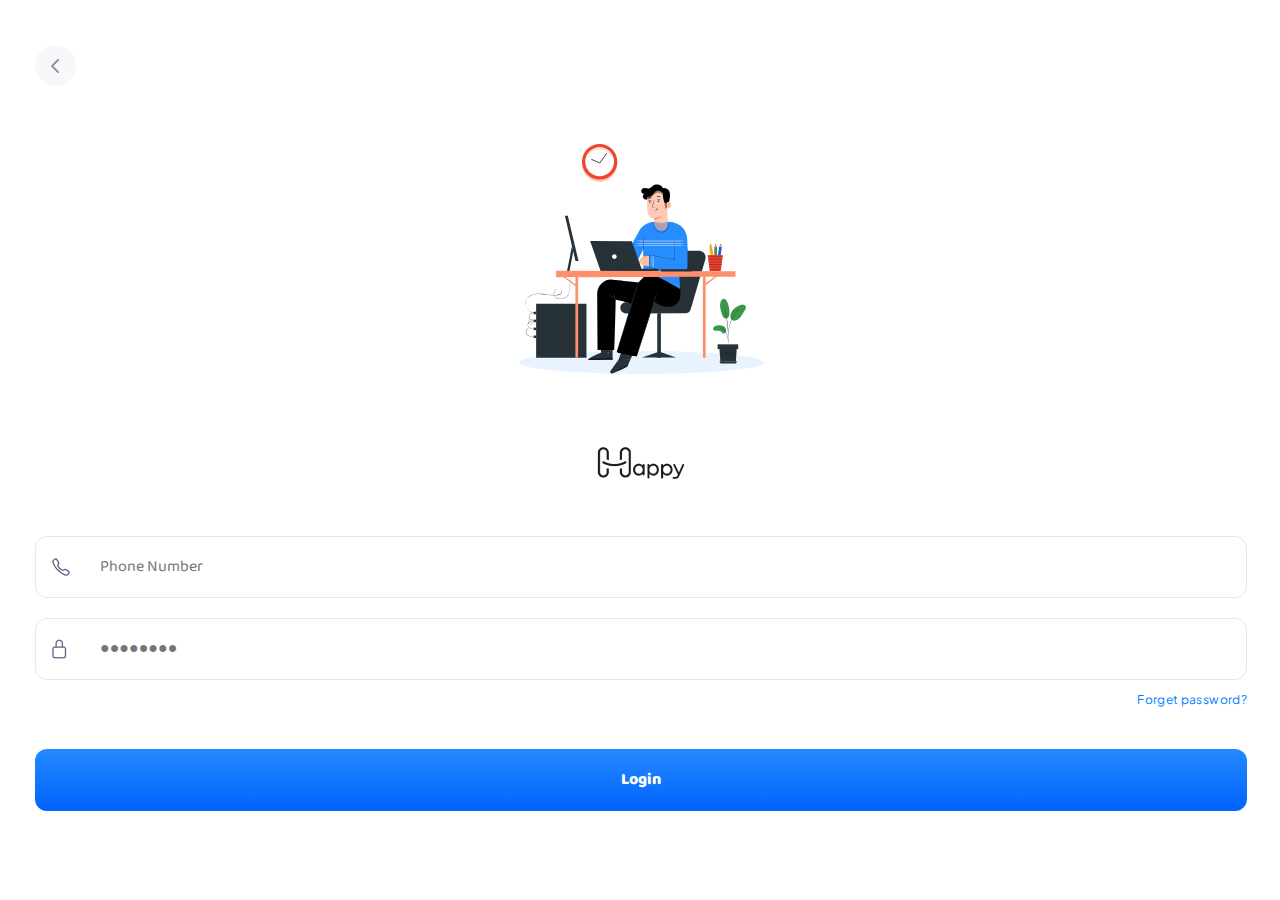
<file: index.html>
<!DOCTYPE html>
<html lang="en">

<head>
    <meta charset="UTF-8">
    <meta name="viewport" content="width=device-width, initial-scale=1.0">
    <link rel="preconnect" href="https://fonts.googleapis.com">
    <link rel="preconnect" href="https://fonts.gstatic.com" crossorigin>
    <link
        href="https://fonts.googleapis.com/css2?family=Baloo+Da+2:wght@400;500;600;700;800&family=Plus+Jakarta+Sans:wght@400;500;600;700&display=swap"
        rel="stylesheet">
    <title>Document</title>
    <link rel="stylesheet" href="css/style.css" />
</head>

<body>
    <div class="container">
        <div class="login__navbar">
            <a href="#">
                <svg xmlns="http://www.w3.org/2000/svg" width="41" height="41" viewBox="0 0 41 41" fill="none">
                    <circle cx="20.5" cy="20.5" r="20.5" fill="#F8F8FB" />
                    <path d="M23 15L17 21L23 27" stroke="#8A94A6" stroke-width="1.875" stroke-linecap="round"
                        stroke-linejoin="round" />
                </svg>
            </a>
        </div>
        <div class="login__banner">
            <svg xmlns="http://www.w3.org/2000/svg" width="245" height="230" viewBox="0 0 245 230" fill="none">
                <path opacity="0.1"
                    d="M122.5 230C190.155 230 245 224.869 245 218.538C245 212.208 190.155 207.077 122.5 207.077C54.8451 207.077 0 212.208 0 218.538C0 224.869 54.8451 230 122.5 230Z"
                    fill="#278DFF" />
                <path d="M193.038 102.56L190.286 102.985L193.471 123.963L196.223 123.538L193.038 102.56Z"
                    fill="#FAB623" />
                <path
                    d="M193.031 102.575L190.309 103.012L190.927 100.89L191.237 99.7661L191.855 100.702L193.031 102.575Z"
                    fill="#FF8C64" />
                <path d="M196.009 122.045L193.257 122.47L193.491 124.013L196.243 123.587L196.009 122.045Z"
                    fill="#35252F" />
                <path
                    d="M196.261 124.796L193.849 125.17C193.725 125.17 193.663 125.108 193.663 124.983L193.478 123.922L196.261 123.485L196.447 124.546C196.447 124.671 196.385 124.796 196.261 124.796Z"
                    fill="#EF452F" />
                <path d="M191.863 100.702L190.935 100.89L191.244 99.7661L191.863 100.702Z" fill="#35252F" />
                <path d="M193.264 122.471L196.016 122.046L195.847 120.935L193.095 121.361L193.264 122.471Z"
                    fill="#F68407" />
                <path
                    d="M191.119 103.948L193.47 119.49C193.47 119.615 193.594 119.677 193.717 119.677C193.841 119.677 193.903 119.552 193.903 119.428L191.552 103.885C191.552 103.761 191.428 103.698 191.305 103.698C191.181 103.698 191.119 103.823 191.119 103.948Z"
                    fill="#F68407" />
                <path
                    d="M192.236 103.761L194.587 119.303C194.587 119.428 194.711 119.491 194.835 119.491C194.958 119.491 195.02 119.366 195.02 119.241L192.669 103.699C192.669 103.574 192.546 103.512 192.422 103.512C192.298 103.512 192.236 103.637 192.236 103.761Z"
                    fill="#F68407" />
                <path d="M198.017 102.631L195.233 102.643L195.285 123.865L198.069 123.853L198.017 102.631Z"
                    fill="#4F9D5C" />
                <path
                    d="M198.045 102.637L195.261 102.699L196.189 100.639L196.622 99.6406L197.117 100.639L198.045 102.637Z"
                    fill="#FF8C64" />
                <path d="M198.116 122.354L195.332 122.366L195.336 123.927L198.12 123.915L198.116 122.354Z"
                    fill="#35252F" />
                <path
                    d="M197.931 125.108H195.519C195.395 125.108 195.333 125.045 195.333 124.92V123.859H198.117V124.92C198.117 125.045 198.055 125.108 197.931 125.108Z"
                    fill="#EF452F" />
                <path d="M197.122 100.64H196.194L196.627 99.6411L197.122 100.64Z" fill="#35252F" />
                <path d="M195.327 122.367L198.111 122.358L198.108 121.234L195.324 121.244L195.327 122.367Z"
                    fill="#3C7341" />
                <path
                    d="M195.947 103.698L196.009 119.427C196.009 119.552 196.133 119.615 196.195 119.615C196.318 119.615 196.38 119.49 196.38 119.427L196.318 103.698C196.318 103.573 196.195 103.511 196.133 103.511C196.071 103.511 195.947 103.573 195.947 103.698Z"
                    fill="#3C7341" />
                <path
                    d="M197.065 103.698L197.127 119.428C197.127 119.553 197.251 119.615 197.313 119.615C197.437 119.615 197.498 119.49 197.498 119.428L197.437 103.698C197.437 103.574 197.313 103.511 197.251 103.511C197.127 103.511 197.065 103.574 197.065 103.698Z"
                    fill="#3C7341" />
                <path d="M202.87 102.956L200.113 102.561L197.154 123.573L199.91 123.968L202.87 102.956Z"
                    fill="#1B6BFE" />
                <path
                    d="M202.875 102.949L200.091 102.575L201.266 100.702L201.885 99.7661L202.256 100.827L202.875 102.949Z"
                    fill="#FF8C64" />
                <path d="M200.134 122.459L197.378 122.064L197.16 123.609L199.917 124.004L200.134 122.459Z"
                    fill="#35252F" />
                <path
                    d="M199.531 125.17L197.118 124.796C196.994 124.796 196.933 124.671 196.933 124.608L197.056 123.547L199.84 123.922L199.716 124.983C199.716 125.108 199.655 125.17 199.531 125.17Z"
                    fill="#EF452F" />
                <path d="M202.259 100.827L201.27 100.702L201.888 99.7661L202.259 100.827Z" fill="#35252F" />
                <path d="M197.361 122.02L200.117 122.415L200.274 121.303L197.518 120.907L197.361 122.02Z"
                    fill="#1B48CA" />
                <path
                    d="M200.646 103.699L198.48 119.241C198.48 119.366 198.542 119.491 198.666 119.491C198.79 119.491 198.914 119.428 198.914 119.303L201.079 103.761C201.079 103.637 201.017 103.512 200.893 103.512C200.769 103.512 200.646 103.574 200.646 103.699Z"
                    fill="#1B48CA" />
                <path
                    d="M201.702 103.886L199.537 119.428C199.537 119.553 199.599 119.678 199.723 119.678C199.846 119.678 199.97 119.615 199.97 119.49L202.135 103.948C202.135 103.824 202.074 103.699 201.95 103.699C201.826 103.636 201.764 103.761 201.702 103.886Z"
                    fill="#1B48CA" />
                <path
                    d="M203.806 111.064L203.62 112.187L203.496 113.249L203.311 114.809L203.187 115.808L202.94 117.431L202.816 118.429L202.63 119.99L202.507 120.988L202.321 122.611L202.197 123.61L201.95 125.233L201.826 126.169L201.702 127.043H190.752L190.629 126.169L190.505 125.233L190.319 123.61L190.196 122.611L190.01 120.988L189.886 119.99L189.639 118.429L189.515 117.431L189.33 115.808L189.206 114.809L189.02 113.249L188.897 112.187L188.711 111.064H203.806Z"
                    fill="#EF452F" />
                <path d="M203.619 112.188L203.495 113.249H189.019L188.896 112.188H203.619Z" fill="#AD2F24" />
                <path d="M203.308 114.809L203.184 115.808H189.327L189.203 114.809H203.308Z" fill="#AD2F24" />
                <path d="M202.935 117.43L202.812 118.429H189.634L189.511 117.43H202.935Z" fill="#AD2F24" />
                <path d="M202.634 119.99L202.51 120.988H190.013L189.89 119.99H202.634Z" fill="#AD2F24" />
                <path d="M202.323 122.612L202.199 123.611H190.321L190.197 122.612H202.323Z" fill="#AD2F24" />
                <path d="M201.95 125.232L201.826 126.169H190.629L190.505 125.232H201.95Z" fill="#AD2F24" />
                <path
                    d="M80.644 37.8877C90.3814 37.8877 98.2752 29.9233 98.2752 20.0986C98.2752 10.274 90.3814 2.30957 80.644 2.30957C70.9065 2.30957 63.0127 10.274 63.0127 20.0986C63.0127 29.9233 70.9065 37.8877 80.644 37.8877Z"
                    fill="#FFCDB3" />
                <path
                    d="M80.644 35.5782C90.3814 35.5782 98.2752 27.6137 98.2752 17.7891C98.2752 7.96444 90.3814 0 80.644 0C70.9065 0 63.0127 7.96444 63.0127 17.7891C63.0127 27.6137 70.9065 35.5782 80.644 35.5782Z"
                    fill="#EF452F" />
                <path
                    d="M80.6454 32.27C88.564 32.27 94.9979 25.7785 94.9979 17.789C94.9979 9.79955 88.564 3.30811 80.6454 3.30811C72.7268 3.30811 66.293 9.79955 66.293 17.789C66.293 25.7785 72.7268 32.27 80.6454 32.27Z"
                    fill="white" />
                <path
                    d="M66.293 17.789C66.293 18.1635 66.293 18.538 66.3548 18.9125C66.9116 11.4848 73.1599 5.55514 80.6454 5.55514C88.1929 5.55514 94.3793 11.4224 94.936 18.9125C94.936 18.538 94.9979 18.1635 94.9979 17.789C94.9979 9.79955 88.564 3.30811 80.6454 3.30811C72.7268 3.30811 66.293 9.79955 66.293 17.789Z"
                    fill="#FFDECB" />
                <path
                    d="M80.6418 19.2871C80.7655 19.2871 80.8893 19.2247 80.9511 19.1622L88.0036 9.61231C88.1274 9.42506 88.0655 9.2378 87.9418 9.11297C87.7562 8.98813 87.5706 9.05055 87.4469 9.17539L80.5799 18.5381L72.7232 15.0427C72.5376 14.9802 72.352 15.0427 72.2283 15.2299C72.1664 15.4172 72.2283 15.6044 72.4139 15.7293L80.4562 19.2871C80.5181 19.2871 80.5799 19.2871 80.6418 19.2871Z"
                    fill="#35252F" />
                <path
                    d="M186.364 115.232L171.636 165.451C170.958 167.671 168.927 169.209 166.67 169.209L106.851 169.38C103.691 169.38 101.151 166.703 101.321 163.515C101.49 160.554 103.917 158.22 106.851 158.22H129.706L148.047 106.748H180.044C184.446 106.748 187.606 111.018 186.364 115.232Z"
                    fill="#263238" />
                <path
                    d="M149.346 162.603C141.835 162.603 135.746 162.501 135.746 162.375C135.746 162.249 141.835 162.147 149.346 162.147C156.857 162.147 162.946 162.249 162.946 162.375C162.946 162.501 156.857 162.603 149.346 162.603Z"
                    fill="#263238" />
                <path
                    d="M181.964 108.342C181.852 108.286 177.788 120.299 172.879 135.217C167.969 150.078 164.075 162.149 164.188 162.206C164.301 162.262 168.364 150.249 173.274 135.331C178.183 120.47 182.077 108.342 181.964 108.342Z"
                    fill="#263238" />
                <path d="M138.227 213.847L141.896 213.733V169.208H138.227V213.847Z" fill="#263238" />
                <path d="M157.021 213.62H123.105L138.455 208.268H142.123L157.021 213.62Z" fill="#263238" />
                <path
                    d="M165.606 95.1895L160.02 123.488L161.035 144.725L123.282 138.405L124.749 119.844L124.806 104.47L115.551 122.577L108.327 108.513L121.533 84.4283C123.959 81.9231 126.781 80.0441 130.167 78.7915C131.803 78.1652 133.553 77.8235 135.584 77.7666C139.93 79.1331 144.275 79.1331 148.677 77.7666C149.185 77.8235 149.918 77.8805 150.878 77.9944C150.934 77.9944 150.99 77.9944 151.047 77.9944C159.06 78.9623 165.155 85.6809 165.606 93.823V95.1895Z"
                    fill="#278DFF" />
                <path
                    d="M150.82 77.9941C150.82 77.9941 166.339 78.108 168.258 94.6199L168.54 106.748L155.165 106.634L150.82 77.9941Z"
                    fill="#278DFF" />
                <path
                    d="M113.741 99.2317C113.741 99.3455 125.93 99.4594 140.998 99.4594C156.065 99.4594 168.255 99.3455 168.255 99.2317C168.255 99.1178 156.065 99.0039 140.998 99.0039C125.93 99.0039 113.741 99.1178 113.741 99.2317Z"
                    fill="#FAFAFA" />
                <path
                    d="M113.741 101.851C113.741 101.965 125.93 102.079 140.998 102.079C156.065 102.079 168.255 101.965 168.255 101.851C168.255 101.737 156.065 101.623 140.998 101.623C125.93 101.623 113.741 101.737 113.741 101.851Z"
                    fill="#FAFAFA" />
                <path
                    d="M114.644 97.0681C114.644 97.182 126.664 97.2958 141.449 97.2958C156.235 97.2958 168.255 97.182 168.255 97.0681C168.255 96.9542 156.235 96.8403 141.449 96.8403C126.608 96.8403 114.644 96.9542 114.644 97.0681Z"
                    fill="#FAFAFA" />
                <path
                    d="M124.968 122.576C125.081 122.576 125.024 115.858 124.855 107.602C124.685 99.3456 124.46 92.627 124.29 92.627C124.178 92.627 124.234 99.3456 124.403 107.602C124.629 115.858 124.855 122.576 124.968 122.576Z"
                    fill="#263238" />
                <path
                    d="M130.277 111.701C130.277 111.701 122.941 112.214 121.643 114.206C120.345 116.142 118.313 121.722 119.047 121.779C119.837 121.836 120.345 121.381 120.345 121.381L122.376 117.794C122.376 117.794 122.038 121.267 123.279 121.324C124.464 121.381 130.446 122.576 130.446 122.576L130.277 111.701Z"
                    fill="#FFBE9D" />
                <path
                    d="M168.477 103.502V122.576C168.251 127.017 164.075 130.206 159.786 129.295L130.215 123.146L130.272 110.904L155.779 115.857L156.118 102.933L168.477 103.502Z"
                    fill="#278DFF" />
                <path
                    d="M151.604 127.758C151.604 127.758 151.491 127.701 151.209 127.644C150.927 127.587 150.532 127.473 150.08 127.359C149.065 127.131 147.597 126.847 145.735 126.448C141.954 125.651 136.649 124.569 130.329 123.26L130.498 123.43C130.498 119.616 130.498 115.345 130.498 110.847L130.273 111.075C131.966 111.417 133.715 111.758 135.464 112.1C142.914 113.523 149.911 114.89 155.78 116.029L156.006 116.085V115.858C155.837 110.164 155.667 105.438 155.554 102.079C155.498 100.428 155.442 99.175 155.385 98.264C155.385 97.8654 155.329 97.5238 155.329 97.2391C155.329 97.0113 155.272 96.8975 155.272 96.8975C155.272 96.8975 155.272 97.0113 155.272 97.2391C155.272 97.5238 155.272 97.8085 155.272 98.264C155.272 99.175 155.329 100.485 155.329 102.136C155.385 105.495 155.498 110.221 155.667 115.915L155.893 115.744C150.024 114.605 143.026 113.239 135.577 111.758C133.771 111.417 132.022 111.075 130.385 110.733L130.16 110.676V110.904C130.16 115.402 130.16 119.616 130.16 123.487V123.658L130.329 123.715C136.649 124.968 141.954 125.993 145.735 126.733C147.597 127.074 149.065 127.359 150.08 127.53C150.588 127.587 150.927 127.701 151.266 127.758C151.491 127.758 151.604 127.758 151.604 127.758Z"
                    fill="#263238" />
                <path
                    d="M134.625 77.9941C134.625 77.9941 134.569 78.108 134.512 78.2788C134.456 78.4496 134.343 78.7343 134.287 79.1329C134.117 79.8731 134.061 81.0118 134.399 82.3214C134.738 83.631 135.641 85.1113 136.939 86.307C138.293 87.5597 140.212 88.3568 142.3 88.3568C144.388 88.3568 146.363 87.5027 147.605 86.1932C148.846 84.8836 149.41 83.2324 149.58 81.8659C149.749 80.4994 149.467 79.3606 149.185 78.6774C149.072 78.3358 148.903 78.0511 148.79 77.8803C148.677 77.7094 148.62 77.5956 148.62 77.6525C148.564 77.6525 148.79 78.0511 149.015 78.7343C149.241 79.4176 149.41 80.4994 149.241 81.809C149.072 83.1185 148.508 84.6558 147.266 85.9085C146.081 87.1611 144.219 87.9582 142.244 87.9582C140.268 87.9582 138.406 87.218 137.108 86.0223C135.81 84.8836 134.964 83.5171 134.569 82.2075C134.174 80.9549 134.23 79.8161 134.287 79.1329C134.569 78.3927 134.682 77.9941 134.625 77.9941Z"
                    fill="#263238" />
                <path
                    d="M133.212 124.114C133.268 124.114 133.268 123.374 133.212 122.235C133.155 121.096 133.099 119.502 133.099 117.737C133.099 115.972 133.099 114.378 133.155 113.239C133.212 112.1 133.212 111.36 133.155 111.36C133.099 111.36 132.986 112.043 132.873 113.239C132.76 114.378 132.704 116.029 132.704 117.794C132.704 119.559 132.817 121.153 132.929 122.349C133.042 123.431 133.155 124.171 133.212 124.114Z"
                    fill="#FAFAFA" />
                <path
                    d="M134.728 124.455C134.784 124.455 134.784 123.715 134.784 122.576C134.784 121.267 134.728 119.729 134.728 118.078C134.728 116.427 134.728 114.89 134.728 113.58C134.728 112.441 134.728 111.701 134.671 111.701C134.615 111.701 134.502 112.384 134.446 113.58C134.389 114.719 134.333 116.313 134.333 118.078C134.333 119.843 134.389 121.438 134.502 122.576C134.558 123.772 134.671 124.455 134.728 124.455Z"
                    fill="#FAFAFA" />
                <path
                    d="M105.1 200.24L99.5129 215.784L91.5559 226.773C90.9915 227.57 91.2173 228.709 92.0073 229.221C92.4588 229.506 93.0231 229.563 93.531 229.335C96.7477 227.968 108.486 223.015 108.824 221.876C109.219 220.51 116.781 203.827 116.781 203.827L105.1 200.24Z"
                    fill="#263238" />
                <g opacity="0.6">
                    <g opacity="0.6">
                        <path
                            d="M92.0693 229.221L109.281 220.852L109.056 221.478C108.83 222.047 108.435 222.503 107.927 222.787C106.516 223.528 102.566 225.577 93.7058 229.335C93.1415 229.563 92.5208 229.506 92.0693 229.221Z"
                            fill="black" />
                    </g>
                </g>
                <g opacity="0.6">
                    <g opacity="0.6">
                        <g opacity="0.6">
                            <path opacity="0.6"
                                d="M108.092 214.645C107.584 214.759 107.246 215.271 107.359 215.784C107.472 216.296 107.98 216.638 108.487 216.524C108.995 216.41 109.39 215.784 109.277 215.328C109.108 214.873 108.487 214.474 108.036 214.702"
                                fill="white" />
                        </g>
                    </g>
                </g>
                <path
                    d="M98.1585 223.869C98.0456 223.869 98.0456 222.958 97.2555 222.16C96.5219 221.363 95.619 221.249 95.619 221.136C95.619 221.079 95.8447 221.022 96.2398 221.136C96.6348 221.249 97.0862 221.477 97.5377 221.933C97.9327 222.388 98.1585 222.901 98.2149 223.299C98.2713 223.641 98.2149 223.869 98.1585 223.869Z"
                    fill="#263238" />
                <path
                    d="M96.2497 225.52C96.1368 225.577 95.8547 224.837 95.1775 224.324C94.5003 223.755 93.7667 223.641 93.7667 223.527C93.7667 223.413 94.6132 223.413 95.4032 224.04C96.1933 224.609 96.3626 225.463 96.2497 225.52Z"
                    fill="#263238" />
                <path
                    d="M101.209 221.99C101.096 222.047 100.645 220.966 99.6289 220.055C98.6131 219.087 97.5409 218.745 97.5973 218.631C97.5973 218.517 98.8388 218.745 99.9111 219.77C100.983 220.795 101.265 221.99 101.209 221.99Z"
                    fill="#263238" />
                <path
                    d="M103.298 217.435C103.242 217.492 102.508 216.808 101.436 216.353C100.364 215.84 99.4044 215.783 99.4044 215.726C99.4044 215.613 100.42 215.556 101.605 216.068C102.734 216.524 103.355 217.378 103.298 217.435Z"
                    fill="#263238" />
                <path
                    d="M105.046 212.937C104.989 212.993 104.312 212.139 103.127 211.741C101.942 211.285 100.926 211.57 100.926 211.456C100.926 211.399 101.152 211.285 101.604 211.228C102.055 211.171 102.676 211.171 103.296 211.399C103.917 211.627 104.425 211.969 104.707 212.31C104.989 212.652 105.046 212.88 105.046 212.937Z"
                    fill="#263238" />
                <path
                    d="M103.469 210.887C103.469 210.887 103.47 210.659 103.695 210.318C103.865 209.976 104.203 209.464 104.767 208.951C105.05 208.723 105.332 208.439 105.84 208.382C106.065 208.382 106.404 208.553 106.517 208.78C106.63 209.065 106.573 209.35 106.517 209.578C106.122 210.545 104.937 211.172 103.808 210.887C102.679 210.602 101.946 209.578 101.833 208.553C101.833 208.325 101.833 207.983 102.059 207.812C102.284 207.585 102.623 207.585 102.849 207.756C103.3 207.983 103.47 208.382 103.639 208.667C103.977 209.293 104.147 209.862 104.203 210.261C104.26 210.659 104.26 210.887 104.26 210.887C104.203 210.887 104.147 209.976 103.413 208.78C103.244 208.496 103.018 208.154 102.679 207.983C102.51 207.926 102.341 207.926 102.284 208.04C102.172 208.154 102.115 208.325 102.172 208.553C102.284 209.407 102.962 210.318 103.921 210.545C104.88 210.773 105.953 210.261 106.235 209.464C106.291 209.293 106.348 209.065 106.291 208.894C106.235 208.723 106.122 208.667 105.953 208.667C105.614 208.667 105.275 208.894 104.993 209.122C103.808 210.033 103.526 210.944 103.469 210.887Z"
                    fill="#263238" />
                <path
                    d="M81.5203 196.197L82.0282 208.837C82.0282 208.837 69.5001 213.563 69.3308 215.898L93.5969 215.841L93.6533 196.14L81.5203 196.197Z"
                    fill="#263238" />
                <g opacity="0.6">
                    <g opacity="0.6">
                        <path opacity="0.6"
                            d="M89.5246 207.755C89.976 207.869 90.3146 208.438 90.2018 208.894C90.0889 209.349 89.581 209.691 89.0731 209.577C88.6216 209.463 88.1702 208.837 88.3395 208.381C88.5088 207.926 89.1296 207.527 89.581 207.812"
                            fill="white" />
                    </g>
                </g>
                <g opacity="0.6">
                    <path
                        d="M93.5898 215.841V213.905L70.2267 214.702C70.2267 214.702 69.1545 215.158 69.2674 215.955L93.5898 215.841Z"
                        fill="black" />
                </g>
                <path
                    d="M81.6296 208.723C81.6296 208.837 82.2503 208.894 82.8146 209.292C83.4354 209.634 83.7176 210.203 83.8304 210.146C83.9433 210.146 83.774 209.406 83.0404 208.951C82.3067 208.438 81.5731 208.609 81.6296 208.723Z"
                    fill="#263238" />
                <path
                    d="M79.0894 209.748C79.0894 209.862 79.5973 210.09 79.9923 210.545C80.3873 211.057 80.5002 211.57 80.6131 211.57C80.7259 211.57 80.7824 210.887 80.2745 210.26C79.7666 209.691 79.0894 209.634 79.0894 209.748Z"
                    fill="#263238" />
                <path
                    d="M77.621 212.823C77.7339 212.823 77.9032 212.254 77.5646 211.571C77.2824 210.887 76.7181 210.66 76.6617 210.774C76.6053 210.887 76.9438 211.229 77.226 211.742C77.4517 212.311 77.5082 212.823 77.621 212.823Z"
                    fill="#263238" />
                <path
                    d="M81.7969 205.819C81.8533 205.933 82.4176 205.762 83.0384 205.819C83.7156 205.876 84.2235 206.047 84.2799 205.99C84.3363 205.876 83.8285 205.478 83.0384 205.421C82.3048 205.307 81.7404 205.705 81.7969 205.819Z"
                    fill="#263238" />
                <g opacity="0.3">
                    <path opacity="0.3" d="M81.6332 198.702L81.6896 200.923L93.6533 200.809V198.759L81.6332 198.702Z"
                        fill="black" />
                </g>
                <path
                    d="M81.7375 203.257C81.7375 203.314 82.189 203.371 82.979 203.257C83.3741 203.201 83.7691 203.087 84.277 202.859C84.5027 202.745 84.7285 202.631 84.9542 202.46C85.067 202.403 85.1799 202.29 85.2928 202.176C85.4056 202.062 85.5185 201.72 85.3492 201.549C85.2364 201.379 85.0106 201.265 84.8413 201.265C84.672 201.265 84.5027 201.322 84.3899 201.322C84.1077 201.379 83.882 201.492 83.6562 201.606C83.2048 201.834 82.8097 202.119 82.5276 202.346C81.9633 202.859 81.7939 203.314 81.7939 203.371C81.8504 203.428 82.1325 203.03 82.6969 202.574C82.979 202.346 83.3741 202.119 83.7691 201.948C83.9948 201.834 84.2206 201.777 84.4463 201.72C84.7285 201.663 84.8978 201.663 85.0106 201.777C85.0106 201.834 85.0106 201.834 85.0106 201.891C84.9542 201.948 84.8413 202.005 84.7285 202.119C84.5027 202.233 84.277 202.403 84.1077 202.517C83.7127 202.745 83.2612 202.859 82.9226 202.973C82.2454 203.144 81.7375 203.201 81.7375 203.257Z"
                    fill="#263238" />
                <path
                    d="M81.9104 203.428C81.9669 203.428 82.1926 203.03 82.249 202.233C82.249 201.834 82.249 201.378 82.0797 200.866C82.0233 200.638 81.9104 200.354 81.7411 200.126C81.5718 199.898 81.4025 199.556 80.9511 199.5C80.7253 199.5 80.4996 199.67 80.4432 199.841C80.3867 200.012 80.3303 200.126 80.3303 200.297C80.2739 200.581 80.2739 200.866 80.3303 201.151C80.3867 201.663 80.6125 202.119 80.8382 202.403C81.2897 203.03 81.7976 203.2 81.7976 203.144C81.854 203.087 81.4025 202.859 81.0639 202.233C80.8946 201.948 80.7253 201.549 80.6689 201.094C80.6689 200.866 80.6689 200.638 80.6689 200.411C80.7253 200.126 80.7818 199.955 80.8946 199.955C81.0075 199.955 81.2332 200.126 81.3461 200.354C81.459 200.581 81.5718 200.809 81.6283 201.037C81.7976 201.492 81.854 201.891 81.854 202.233C81.9669 202.973 81.854 203.428 81.9104 203.428Z"
                    fill="#263238" />
                <path
                    d="M93.6464 135.673C107.98 137.153 126.998 139.146 126.998 139.146L124.402 162.718C124.402 162.718 96.468 155.259 96.6373 155.885C96.8631 156.512 95.3394 206.048 95.3394 206.048H78.5225L78.1839 149.964C78.1275 141.48 85.2944 134.818 93.6464 135.673Z"
                    fill="black" />
                <path
                    d="M161.37 145.181V152.469C161.37 157.422 155.727 162.718 150.817 162.718H146.98C143.989 162.718 139.249 160.497 136.822 158.732L135.355 157.65L117.804 212.424C117.804 212.424 97.7706 208.78 97.7706 208.154C97.7706 207.528 111.371 163.287 117.635 142.732C120.174 134.363 129.091 129.466 137.33 132.313C137.612 132.427 137.894 132.541 138.176 132.654C147.149 136.355 161.37 145.181 161.37 145.181Z"
                    fill="black" />
                <path
                    d="M97.8236 208.211C97.8236 208.211 97.88 208.154 97.9364 208.04C97.9929 207.869 98.0493 207.698 98.1622 207.47C98.3315 206.958 98.6136 206.218 98.9522 205.193C99.6294 203.2 100.532 200.353 101.661 196.766C103.918 189.649 106.909 179.742 110.182 168.81C111.819 163.344 113.343 158.105 114.753 153.38C115.431 150.988 116.108 148.768 116.729 146.661C117.067 145.579 117.349 144.611 117.631 143.586C117.914 142.618 118.196 141.65 118.534 140.796C119.212 139.088 120.284 137.779 121.356 136.754C122.428 135.729 123.444 134.989 124.347 134.419C125.193 133.85 125.871 133.394 126.378 133.11C126.604 132.996 126.773 132.882 126.886 132.768C126.999 132.711 127.056 132.654 127.056 132.654C127.056 132.654 126.999 132.654 126.886 132.768C126.717 132.825 126.548 132.939 126.322 133.053C125.814 133.338 125.137 133.736 124.29 134.305C123.388 134.875 122.372 135.615 121.243 136.583C120.171 137.608 119.042 138.917 118.309 140.683C117.914 141.537 117.631 142.505 117.349 143.472C117.067 144.44 116.729 145.465 116.446 146.49C115.826 148.597 115.148 150.874 114.415 153.209C113.004 157.935 111.424 163.173 109.787 168.639C106.514 179.571 103.58 189.421 101.435 196.652C100.363 200.182 99.4601 203.086 98.8394 205.136C98.5572 206.104 98.275 206.901 98.1057 207.413C98.0493 207.641 97.9929 207.869 97.9364 208.04C97.8236 208.097 97.8236 208.211 97.8236 208.211Z"
                    fill="#455A64" />
                <path
                    d="M93.589 148.824C93.4761 148.881 94.4355 150.362 95.2255 152.298C96.0156 154.234 96.3542 155.942 96.5235 155.942C96.6363 155.942 96.467 154.177 95.6205 152.127C94.774 150.077 93.6454 148.711 93.589 148.824Z"
                    fill="#455A64" />
                <path
                    d="M90.3803 151.102C90.3239 151.216 91.7911 151.842 93.2584 153.038C94.782 154.233 95.7414 155.486 95.8543 155.429C95.9671 155.372 95.1206 153.949 93.5405 152.696C91.9604 151.443 90.3803 150.988 90.3803 151.102Z"
                    fill="#455A64" />
                <path
                    d="M117.69 212.481C117.803 212.537 122.544 197.848 128.243 179.741C134 161.635 138.514 146.888 138.401 146.888C138.288 146.831 133.548 161.521 127.848 179.627C122.149 197.734 117.578 212.424 117.69 212.481Z"
                    fill="#455A64" />
                <path
                    d="M139.19 127.018L81.7985 127.587L71.1327 97.0688L112.836 97.3535L122.543 124.797L139.19 125.025V127.018Z"
                    fill="#263238" />
                <path
                    d="M95.3464 114.948C94.0686 114.948 93.0327 113.903 93.0327 112.613C93.0327 111.324 94.0686 110.279 95.3464 110.279C96.6243 110.279 97.6602 111.324 97.6602 112.613C97.6602 113.903 96.6243 114.948 95.3464 114.948Z"
                    fill="white" />
                <path
                    d="M143.873 44.4579C143.308 42.4082 141.841 41.4402 139.866 40.757C137.891 40.0737 135.577 40.4723 133.941 41.7249C132.812 42.579 131.965 43.8316 130.668 44.2871C128.523 45.0273 125.984 43.4331 123.896 44.401C122.654 44.9704 121.977 46.5077 122.259 47.8173C122.598 49.1268 123.896 50.1517 125.25 50.0948C123.839 50.6072 123.388 52.657 124.234 53.9096C125.081 55.1622 126.774 55.6747 128.241 55.39C129.708 55.1053 131.006 54.1943 132.135 53.1694C133.263 52.1445 134.279 51.0058 135.464 50.0948C136.649 49.1838 138.117 48.5005 139.64 48.5574C141.672 48.6713 143.421 50.2086 144.324 52.0306C145.227 53.8526 145.453 55.9593 145.566 58.0091C145.679 60.0589 145.735 62.1655 146.299 64.1014C146.356 64.3292 146.469 64.6139 146.694 64.6708C147.033 64.7847 147.315 64.4431 147.484 64.1014C149.347 60.6282 150.532 56.8134 150.927 52.8847C151.153 50.6072 151.096 48.4436 149.855 46.5646C148.557 44.6287 145.396 43.2053 143.873 44.4579Z"
                    fill="black" />
                <path
                    d="M147.826 53.9668L148.842 77.0265C149.011 80.9552 148.503 86.7629 142.352 86.7629C136.991 86.3643 135.411 81.2969 135.298 77.6528C135.241 75.9447 135.128 74.4643 135.128 74.2935C135.128 74.2935 129.316 74.0088 128.582 68.2012C128.244 65.4112 128.018 59.6036 127.905 54.3084C127.736 48.6716 131.968 43.8318 137.499 43.2625L138.063 43.2055C144.101 42.9208 147.656 47.8744 147.826 53.9668Z"
                    fill="#FFAA8C" fill-opacity="0.63" />
                <path
                    d="M135.071 74.1795C135.071 74.1795 138.739 74.0656 142.351 71.2188C142.351 71.2188 140.996 75.603 135.24 75.6599L135.071 74.1795Z"
                    fill="#EB996E" />
                <path
                    d="M129.995 58.0097C130.052 58.4652 130.447 58.8068 130.898 58.7499C131.35 58.7499 131.688 58.3513 131.688 57.8958C131.632 57.4403 131.237 57.0987 130.786 57.1556C130.278 57.2126 129.939 57.5542 129.995 58.0097Z"
                    fill="#263238" />
                <path
                    d="M129.428 57.0414C129.541 57.1553 130.105 56.5859 131.008 56.529C131.911 56.4151 132.588 56.8137 132.644 56.6998C132.701 56.6429 132.588 56.472 132.249 56.3012C131.967 56.1304 131.459 55.9596 130.895 56.0165C130.331 56.0735 129.879 56.3582 129.653 56.5859C129.428 56.7567 129.371 56.9845 129.428 57.0414Z"
                    fill="#263238" />
                <path
                    d="M138.683 57.3827C138.739 57.8382 139.134 58.1799 139.586 58.1229C140.037 58.1229 140.376 57.7244 140.376 57.2689C140.32 56.8134 139.925 56.4717 139.473 56.5287C138.965 56.5856 138.627 56.9272 138.683 57.3827Z"
                    fill="#263238" />
                <path
                    d="M138.116 56.2445C138.229 56.3584 138.793 55.789 139.696 55.7321C140.599 55.6182 141.276 56.0168 141.333 55.9029C141.389 55.846 141.276 55.6752 140.938 55.5044C140.656 55.3335 140.148 55.1627 139.583 55.2197C139.019 55.2766 138.568 55.5613 138.342 55.789C138.116 56.0168 138.06 56.1876 138.116 56.2445Z"
                    fill="#263238" />
                <path
                    d="M135.639 63.1908C135.639 63.1338 135.074 63.0769 134.171 63.0769C133.946 63.0769 133.72 63.0769 133.664 62.9061C133.607 62.7353 133.664 62.5075 133.72 62.2228C133.889 61.6535 134.059 61.0271 134.228 60.4008C134.905 57.8386 135.357 55.7319 135.244 55.7319C135.131 55.7319 134.51 57.7817 133.833 60.3439C133.664 60.9702 133.494 61.5965 133.381 62.1659C133.325 62.4506 133.212 62.7353 133.381 63.0769C133.438 63.2477 133.664 63.3616 133.776 63.3616C133.946 63.4185 134.059 63.3616 134.171 63.3616C135.074 63.3046 135.639 63.2477 135.639 63.1908Z"
                    fill="#263238" />
                <path
                    d="M138.29 63.5327C138.121 63.5327 138.233 64.5007 137.5 65.2978C136.766 66.0949 135.694 66.0949 135.75 66.2088C135.75 66.2657 135.976 66.3796 136.428 66.3227C136.879 66.2657 137.443 66.0949 137.895 65.6394C138.346 65.1839 138.516 64.5576 138.516 64.159C138.459 63.7605 138.346 63.5327 138.29 63.5327Z"
                    fill="#263238" />
                <path
                    d="M137.499 52.7712C137.611 52.999 138.458 52.7712 139.53 52.8282C140.602 52.8282 141.449 53.0559 141.562 52.8282C141.618 52.7143 141.449 52.4866 141.054 52.3157C140.715 52.1449 140.151 51.9741 139.53 51.9741C138.909 51.9741 138.345 52.1449 138.006 52.3157C137.668 52.4866 137.499 52.6574 137.499 52.7712Z"
                    fill="#263238" />
                <path
                    d="M129.483 54.4228C129.652 54.5936 130.273 54.3089 130.95 54.252C131.684 54.1381 132.305 54.252 132.418 54.0242C132.474 53.9104 132.361 53.7395 132.079 53.5687C131.797 53.3979 131.345 53.284 130.837 53.341C130.33 53.3979 129.934 53.6257 129.709 53.8534C129.483 54.0812 129.427 54.3089 129.483 54.4228Z"
                    fill="#263238" />
                <path
                    d="M147.772 58.294C147.885 58.237 151.61 56.6997 151.892 60.6853C152.174 64.671 148.167 64.1585 148.167 64.0447C148.167 63.8739 147.772 58.294 147.772 58.294Z"
                    fill="#FFBE9D" />
                <path
                    d="M149.23 62.3938C149.23 62.3938 149.287 62.4507 149.399 62.5077C149.512 62.5646 149.738 62.5646 149.907 62.5077C150.302 62.3368 150.641 61.6536 150.585 60.9134C150.585 60.5718 150.472 60.2301 150.302 59.9455C150.133 59.6608 149.964 59.49 149.738 59.433C149.512 59.3761 149.399 59.5469 149.343 59.6608C149.287 59.7746 149.343 59.8316 149.287 59.8885C149.287 59.8885 149.174 59.8316 149.23 59.6608C149.23 59.6038 149.287 59.49 149.343 59.3761C149.456 59.3191 149.569 59.2622 149.738 59.2622C150.02 59.2622 150.359 59.5469 150.528 59.8316C150.697 60.1163 150.81 60.5148 150.867 60.9134C150.923 61.7105 150.528 62.5077 150.02 62.6785C149.738 62.7923 149.512 62.6785 149.399 62.6215C149.287 62.5077 149.23 62.4507 149.23 62.3938Z"
                    fill="#EB996E" />
                <path
                    d="M126.55 53.2264C129.146 53.625 131.912 52.657 133.717 50.7781C135.015 49.4116 135.862 47.5896 137.555 46.8494C138.683 46.3369 140.038 46.4508 141.166 46.9633C142.295 47.4757 143.254 48.2728 144.157 49.1838C143.367 52.2585 144.44 55.447 145.512 58.4077C145.625 58.7494 145.794 59.091 146.076 59.2618C146.584 59.5465 147.261 59.2049 147.6 58.7494C148.164 58.0092 148.333 56.9843 148.39 56.0733C148.559 53.9097 148.39 51.6891 147.656 49.6393C146.979 47.5896 145.738 45.7106 144.045 44.3441C141.9 42.6929 139.135 42.0097 136.426 42.3513C133.717 42.6929 131.234 43.9456 129.316 45.8245C128.413 46.6786 127.566 47.7034 127.228 48.8991"
                    fill="black" />
                <path
                    d="M204.713 182.286C202.682 181.261 200.312 181.09 198.111 181.489C196.926 181.717 195.684 182.058 194.838 182.969C194.048 183.88 193.878 185.475 194.781 186.272C195.346 186.727 196.136 186.784 196.869 186.784C198.619 186.784 200.537 186.443 201.948 187.524C202.738 188.151 203.303 189.119 204.206 189.46C205.165 189.745 206.181 189.176 206.689 188.321C207.196 187.467 207.196 186.386 206.971 185.475C207.027 185.418 206.745 183.311 204.713 182.286Z"
                    fill="#3A974C" />
                <path
                    d="M209.339 173.29C208.097 175.055 205.727 174.485 204.599 173.404C203.47 172.322 203.018 170.728 202.567 169.247C201.608 165.831 200.592 162.244 201.325 158.771C201.551 157.746 201.946 156.721 202.68 155.924C203.413 155.127 204.542 154.671 205.558 154.956C206.743 155.297 207.533 156.493 208.041 157.575C209.621 160.934 210.468 164.578 210.468 168.279C210.524 170.044 210.298 171.866 209.339 173.29Z"
                    fill="#3A974C" />
                <path
                    d="M212.721 175.852C211.367 174.257 211.141 171.923 211.705 169.93C212.326 167.937 213.624 166.229 215.204 164.806C217.01 163.155 219.154 161.902 221.468 161.105C222.371 160.763 223.33 160.535 224.29 160.649C225.249 160.763 226.208 161.219 226.66 162.073C227.337 163.325 226.66 164.863 225.983 166.115C224.798 168.336 223.387 170.443 221.863 172.435C220.622 174.03 219.211 175.624 217.349 176.307C215.486 177.047 213.511 176.933 212.552 175.624"
                    fill="#3A974C" />
                <path
                    d="M209.453 200.05C209.453 200.05 209.397 199.765 209.34 199.253C209.284 198.683 209.227 197.943 209.115 197.032C209.002 196.121 208.889 194.982 208.607 193.787C208.381 192.591 207.929 191.281 207.422 189.972C206.914 188.662 206.236 187.467 205.503 186.556C204.769 185.588 203.866 184.904 203.076 184.506C202.286 184.107 201.553 183.936 201.045 183.88C200.537 183.823 200.255 183.766 200.255 183.766C200.255 183.766 200.537 183.766 201.045 183.766C201.553 183.823 202.343 183.936 203.189 184.335C204.036 184.734 204.995 185.417 205.785 186.385C206.575 187.353 207.252 188.548 207.76 189.915C208.268 191.224 208.663 192.534 208.889 193.787C209.115 194.982 209.227 196.121 209.34 197.032C209.397 197.943 209.453 198.74 209.453 199.253C209.453 199.765 209.453 200.05 209.453 200.05Z"
                    fill="#263238" />
                <path
                    d="M209.284 198.342C209.284 198.342 209.284 198.228 209.284 197.944C209.284 197.659 209.284 197.317 209.284 196.862C209.284 195.951 209.284 194.584 209.227 192.933C209.171 189.631 208.889 186.044 208.324 181.033C207.817 176.307 207.139 170.785 206.406 167.197C206.236 166.4 206.067 165.66 205.954 165.034C205.785 164.407 205.672 163.838 205.559 163.383C205.446 162.984 205.39 162.642 205.334 162.358C205.277 162.13 205.277 162.016 205.277 162.016C205.277 162.016 205.334 162.13 205.39 162.358C205.446 162.642 205.559 162.984 205.672 163.383C205.785 163.838 205.954 164.351 206.124 165.034C206.293 165.66 206.462 166.4 206.631 167.197C207.365 170.443 208.099 174.998 208.663 180.008C209.227 185.076 209.453 189.631 209.453 192.99C209.453 194.641 209.453 196.008 209.397 196.919C209.397 197.374 209.34 197.716 209.34 198.001C209.284 198.228 209.284 198.342 209.284 198.342Z"
                    fill="#263238" />
                <path
                    d="M209.279 189.46C209.279 189.46 209.279 189.061 209.279 188.321C209.335 187.581 209.392 186.556 209.617 185.303C209.843 184.051 210.125 182.513 210.577 180.919C210.803 180.179 211.254 178.357 212.383 175.681C213.906 172.037 215.938 169.076 217.744 167.254C218.139 166.741 218.647 166.4 218.985 166.058C219.155 165.887 219.324 165.717 219.55 165.603C219.719 165.489 219.888 165.375 220.057 165.261C220.622 164.863 220.96 164.635 221.017 164.635C221.073 164.692 219.719 165.546 217.969 167.368C216.22 169.247 214.245 172.151 212.721 175.738C211.875 177.673 211.31 179.439 210.859 180.919C210.408 182.513 210.069 184.051 209.843 185.303C209.617 186.556 209.505 187.581 209.392 188.321C209.335 189.118 209.279 189.46 209.279 189.46Z"
                    fill="#263238" />
                <path d="M217.741 205.117L216.838 217.245H201.376L200.473 205.117H217.741Z" fill="#263238" />
                <path d="M198.615 200.334H219.213V205.117H198.615V200.334Z" fill="#263238" />
                <path d="M217.004 219.534L217.911 217.256H200.417L201.43 219.534H217.004Z" fill="#263238" />
                <path
                    d="M200.819 209.046C200.819 209.046 200.819 209.103 200.876 209.16C200.932 209.217 200.989 209.331 201.102 209.445C201.327 209.73 201.609 210.128 202.004 210.584L202.061 210.641C202.625 209.843 203.359 208.819 204.262 207.566H204.149C204.826 208.534 205.56 209.559 206.35 210.698L206.406 210.811L206.463 210.698C207.253 209.73 208.156 208.705 209.059 207.566H208.889C208.946 207.623 209.002 207.68 209.059 207.737C209.849 208.762 210.639 209.73 211.372 210.641L211.429 210.754L211.485 210.641C212.275 209.502 213.009 208.477 213.686 207.509H213.573C214.645 208.762 215.548 209.787 216.282 210.584L216.338 210.641L216.395 210.584C216.733 209.957 217.016 209.502 217.241 209.16C217.354 208.989 217.411 208.876 217.467 208.762C217.523 208.648 217.523 208.648 217.523 208.648C217.523 208.648 217.467 208.705 217.411 208.762C217.354 208.876 217.241 208.989 217.185 209.103C216.959 209.445 216.677 209.9 216.282 210.527H216.338C215.661 209.73 214.758 208.648 213.686 207.395L213.63 207.338L213.573 207.395C212.896 208.363 212.162 209.388 211.372 210.47H211.542C210.808 209.559 210.018 208.534 209.228 207.566C209.171 207.509 209.115 207.452 209.059 207.395L209.002 207.281L208.946 207.395C208.043 208.477 207.196 209.559 206.35 210.527H206.519C205.729 209.388 204.995 208.363 204.318 207.452L204.262 207.338L204.205 207.452C203.359 208.705 202.569 209.787 202.061 210.584H202.117C201.722 210.128 201.384 209.73 201.158 209.445C201.045 209.331 200.989 209.217 200.932 209.16C200.819 209.103 200.819 209.046 200.819 209.046Z"
                    fill="black" />
                <path
                    d="M208.947 205.121C204.178 205.121 200.313 205.069 200.313 205.005C200.313 204.942 204.178 204.89 208.947 204.89C213.715 204.89 217.581 204.942 217.581 205.005C217.581 205.069 213.715 205.121 208.947 205.121Z"
                    fill="#455A64" />
                <path d="M48.7876 71.7881L59.5098 117.11H56.5188L45.9095 71.7881H48.7876Z" fill="#263238" />
                <path
                    d="M52.9044 101.624C53.0737 102.478 47.9948 127.189 47.9948 127.189H50.4214L54.2588 107.602L52.9044 101.624Z"
                    fill="#263238" />
                <path d="M17.128 159.871H67.4658V213.734H17.128V159.871Z" fill="#263238" />
                <path d="M14.5882 167.728H17.0713V170.233H14.5882V167.728Z" fill="#263238" />
                <path d="M14.5882 175.642H17.0713V178.147H14.5882V175.642Z" fill="#263238" />
                <path d="M14.5882 183.613H17.0713V186.119H14.5882V183.613Z" fill="#263238" />
                <path d="M14.5882 191.528H17.0713V194.033H14.5882V191.528Z" fill="#263238" />
                <path
                    d="M14.5338 184.297C14.5338 184.297 14.2517 184.24 13.8002 184.126C13.2923 184.069 12.6151 183.898 11.6558 183.898C10.7528 183.898 9.62419 184.069 8.6084 184.695C8.10051 185.037 7.59261 185.492 7.31044 186.119C6.97185 186.745 6.85899 187.428 6.91542 188.168C6.97186 188.852 7.19757 189.535 7.53617 190.104C7.87477 190.674 8.32624 191.129 8.83413 191.471C9.79349 192.211 10.8657 192.496 11.7686 192.666C12.6715 192.78 13.4052 192.78 13.9131 192.723C14.421 192.666 14.7031 192.609 14.7031 192.609C14.7031 192.609 14.421 192.609 13.9131 192.609C13.4052 192.609 12.6715 192.609 11.8251 192.439C10.9786 192.268 9.96278 191.926 9.00342 191.243C8.1005 190.56 7.25402 189.421 7.19759 188.111C7.14115 187.428 7.25401 186.802 7.53617 186.232C7.81833 185.663 8.2698 185.264 8.72126 184.923C9.68061 184.297 10.7528 184.126 11.6558 184.069C12.5587 184.069 13.2359 184.126 13.7438 184.183C14.2517 184.297 14.5338 184.353 14.5338 184.297Z"
                    fill="#263238" />
                <path
                    d="M15.1543 176.44C15.1543 176.44 15.0979 176.383 14.9286 176.269C14.7593 176.212 14.5335 176.098 14.195 175.984C13.5178 175.757 12.502 175.586 11.3169 175.814C11.0347 175.871 10.6961 175.984 10.414 176.155C10.1318 176.326 9.84965 176.668 9.73678 177.066C9.51105 177.806 9.79322 178.66 10.3011 179.344C10.5833 179.685 10.9219 179.97 11.3169 180.141C11.7119 180.312 12.2762 180.312 12.6713 180.084C13.0663 179.856 13.4613 179.401 13.4613 178.888C13.4613 178.376 13.1227 177.863 12.6713 177.636C12.2198 177.408 11.7119 177.408 11.204 177.465C10.7526 177.579 10.3011 177.806 9.96251 178.091C9.22889 178.66 8.77742 179.515 8.72099 180.369C8.60812 181.223 8.94672 182.02 9.34175 182.646C9.79321 183.272 10.3575 183.671 10.8654 183.956C11.9941 184.525 13.0099 184.639 13.6871 184.696C14.0257 184.696 14.3078 184.753 14.4771 184.753C14.6464 184.753 14.7593 184.753 14.7593 184.753C14.7593 184.753 14.3643 184.696 13.6871 184.639C13.0099 184.525 12.0505 184.411 10.9783 183.842C10.4704 183.557 9.90607 183.159 9.51104 182.589C9.11601 182.02 8.83385 181.28 8.94671 180.483C9.05958 179.685 9.45461 178.945 10.1318 178.433C10.4704 178.148 10.8654 177.977 11.2605 177.863C11.6555 177.749 12.1069 177.806 12.502 177.977C12.897 178.148 13.1227 178.547 13.1227 178.945C13.1227 179.344 12.8406 179.685 12.502 179.913C12.1634 180.141 11.7119 180.141 11.3733 179.97C10.9783 179.856 10.6961 179.571 10.4704 179.287C9.96251 178.717 9.73678 177.92 9.90607 177.237C10.0754 176.554 10.6961 176.212 11.3169 176.098C12.502 175.814 13.4613 175.984 14.1385 176.155C14.8157 176.269 15.1543 176.497 15.1543 176.44Z"
                    fill="#263238" />
                <path
                    d="M15.0967 168.696C15.0967 168.696 14.9274 168.639 14.5324 168.582C14.1938 168.582 13.6294 168.582 13.0087 168.81C12.3879 169.038 11.7107 169.436 11.1464 170.062C10.5821 170.746 10.187 171.657 10.187 172.682C10.1306 173.706 10.4692 174.674 10.9771 175.358C11.485 176.041 12.1622 176.496 12.7829 176.724C13.4037 176.952 13.9116 177.009 14.2502 177.009C14.5888 177.009 14.8145 176.952 14.8145 176.952C14.8145 176.895 13.968 177.066 12.8394 176.496C12.275 176.212 11.6543 175.813 11.2028 175.13C10.6949 174.447 10.4128 173.593 10.4692 172.625C10.5256 171.657 10.8642 170.803 11.3721 170.176C11.88 169.55 12.5572 169.151 13.1215 168.924C14.3066 168.582 15.0967 168.753 15.0967 168.696Z"
                    fill="#263238" />
                <path
                    d="M52.5107 131.288C52.5107 131.288 52.285 131.63 52.0593 132.313C51.8336 132.996 51.6078 134.021 51.3821 135.388C51.1564 136.754 50.9871 138.405 50.8178 140.284C50.6485 142.22 50.4792 144.384 50.197 146.832C50.1406 147.458 50.0277 148.028 49.9148 148.654C49.802 149.28 49.6327 149.907 49.3505 150.476C49.0684 151.045 48.6169 151.558 48.109 152.013C47.6011 152.469 47.0932 152.924 46.4725 153.266C45.2874 154.006 43.8766 154.519 42.4093 154.689C40.9421 154.86 39.362 154.633 37.9512 153.892C36.5403 153.209 35.4117 151.843 35.0731 150.248C34.9038 149.451 34.9602 148.597 35.2424 147.8C35.5245 147.003 36.0889 146.377 36.8225 145.921C37.4997 145.466 38.3462 145.181 39.1927 145.124C40.0391 145.067 40.9421 145.295 41.6193 145.864C41.9579 146.149 42.24 146.434 42.4093 146.832C42.5786 147.231 42.635 147.629 42.5786 148.085C42.4093 148.939 41.7886 149.679 40.9985 150.078C40.2085 150.533 39.3055 150.704 38.4026 150.818C37.4997 150.932 36.5968 150.989 35.7503 150.989C33.9444 151.045 32.195 150.875 30.5021 150.704C27.0597 150.305 23.7301 149.736 20.5699 149.736C17.4097 149.679 14.3059 150.134 11.71 151.444C10.4121 152.07 9.28341 152.924 8.43692 153.949C7.534 154.974 6.96968 156.17 6.74395 157.366C6.23606 159.814 6.80039 162.091 7.70331 163.8C8.66266 165.508 9.96061 166.646 11.0328 167.387C12.1615 168.127 13.1208 168.582 13.798 168.81C14.4752 169.038 14.8138 169.152 14.8138 169.152C14.8138 169.152 14.7009 169.095 14.5317 169.038C14.3624 168.981 14.0802 168.867 13.798 168.753C13.1208 168.468 12.1615 168.07 11.0893 167.273C10.017 166.476 8.71909 165.337 7.81617 163.686C6.91324 162.034 6.40536 159.757 6.91326 157.422C7.19542 156.284 7.70331 155.088 8.60623 154.12C9.45272 153.152 10.5814 152.298 11.8229 151.729C14.3623 150.476 17.4097 150.021 20.5699 150.078C23.7301 150.134 27.0597 150.704 30.5021 151.045C32.2515 151.216 34.0009 151.387 35.8067 151.33C36.7096 151.33 37.6126 151.273 38.5155 151.159C39.4184 151.045 40.3777 150.875 41.1678 150.419C42.0143 149.964 42.6915 149.167 42.8608 148.199C42.9736 147.743 42.8608 147.231 42.6915 146.775C42.4658 146.32 42.1836 145.978 41.7886 145.693C41.0549 145.124 40.0956 144.896 39.1927 144.896C38.2897 144.953 37.3868 145.238 36.6532 145.75C35.9196 146.263 35.2988 146.946 34.9602 147.8C34.6216 148.654 34.6216 149.565 34.7909 150.362C35.186 152.07 36.371 153.437 37.8383 154.177C39.3055 154.917 40.9421 155.145 42.4093 154.974C43.933 154.803 45.3438 154.291 46.5853 153.551C47.2061 153.152 47.7704 152.754 48.2219 152.241C48.7298 151.729 49.1812 151.273 49.5198 150.647C49.802 150.021 49.9713 149.394 50.0841 148.768C50.197 148.142 50.3099 147.515 50.3663 146.946C50.6485 144.555 50.8178 142.334 50.9871 140.398C51.1564 138.462 51.3257 136.811 51.495 135.501C51.6643 134.135 51.89 133.11 52.1157 132.427C52.2286 132.085 52.285 131.801 52.3979 131.687C52.4543 131.345 52.5107 131.288 52.5107 131.288Z"
                    fill="#263238" />
                <path
                    d="M19.9514 211.456C19.9514 211.456 19.9514 211.399 19.9514 211.229C19.9514 211.058 19.9514 210.83 19.9514 210.545C19.9514 209.919 19.9514 209.065 19.9514 207.869C19.9514 205.535 19.9514 202.119 20.0079 197.791C20.0079 189.137 20.0643 176.781 20.0643 161.977L19.9514 162.091C33.2695 162.091 48.845 162.091 65.4926 162.091L65.3233 161.921C65.3233 180.141 65.3233 197.108 65.3233 211.399L65.4362 211.286C51.7795 211.286 40.4365 211.342 32.4795 211.342C28.4728 211.342 25.369 211.342 23.2245 211.399C22.1523 211.399 21.3622 211.399 20.7979 211.399C20.2336 211.456 19.9514 211.456 19.9514 211.456C19.9514 211.456 20.2336 211.456 20.7979 211.456C21.3622 211.456 22.1523 211.456 23.2245 211.456C25.369 211.456 28.4728 211.456 32.423 211.513C40.3801 211.513 51.7795 211.57 65.4926 211.57H65.6055V211.456C65.6055 197.165 65.6055 180.141 65.6055 161.977V161.807H65.4362C48.845 161.807 33.2696 161.807 19.895 161.807H19.7821V161.921C19.7821 176.724 19.8386 189.137 19.8386 197.791C19.8386 202.119 19.8386 205.535 19.895 207.869C19.895 209.008 19.895 209.919 19.895 210.488C19.895 210.773 19.895 211.001 19.895 211.172C19.9514 211.399 19.9514 211.456 19.9514 211.456Z"
                    fill="#263238" />
                <path
                    d="M32.9823 168.298C32.8576 168.298 32.7566 168.196 32.7566 168.07C32.7566 167.944 32.8576 167.842 32.9823 167.842C33.1069 167.842 33.208 167.944 33.208 168.07C33.208 168.196 33.1069 168.298 32.9823 168.298Z"
                    fill="#263238" />
                <path
                    d="M31.744 168.298C31.6193 168.298 31.5183 168.196 31.5183 168.07C31.5183 167.944 31.6193 167.842 31.744 167.842C31.8687 167.842 31.9697 167.944 31.9697 168.07C31.9697 168.196 31.8687 168.298 31.744 168.298Z"
                    fill="#263238" />
                <path
                    d="M30.4471 168.298C30.3225 168.298 30.2214 168.196 30.2214 168.07C30.2214 167.944 30.3225 167.842 30.4471 167.842C30.5718 167.842 30.6729 167.944 30.6729 168.07C30.6729 168.196 30.5718 168.298 30.4471 168.298Z"
                    fill="#263238" />
                <path
                    d="M29.1122 168.335C28.9875 168.335 28.8864 168.233 28.8864 168.107C28.8864 167.981 28.9875 167.879 29.1122 167.879C29.2368 167.879 29.3379 167.981 29.3379 168.107C29.3379 168.233 29.2368 168.335 29.1122 168.335Z"
                    fill="#263238" />
                <path
                    d="M27.8162 168.335C27.6916 168.335 27.5905 168.233 27.5905 168.107C27.5905 167.981 27.6916 167.879 27.8162 167.879C27.9409 167.879 28.042 167.981 28.042 168.107C28.042 168.233 27.9409 168.335 27.8162 168.335Z"
                    fill="#263238" />
                <path
                    d="M26.5497 168.298C26.425 168.298 26.3239 168.196 26.3239 168.07C26.3239 167.944 26.425 167.842 26.5497 167.842C26.6743 167.842 26.7754 167.944 26.7754 168.07C26.7754 168.196 26.6743 168.298 26.5497 168.298Z"
                    fill="#263238" />
                <path
                    d="M25.3114 168.298C25.1867 168.298 25.0856 168.196 25.0856 168.07C25.0856 167.944 25.1867 167.842 25.3114 167.842C25.436 167.842 25.5371 167.944 25.5371 168.07C25.5371 168.196 25.436 168.298 25.3114 168.298Z"
                    fill="#263238" />
                <path
                    d="M25.8758 169.209C25.7512 169.209 25.6501 169.107 25.6501 168.981C25.6501 168.855 25.7512 168.753 25.8758 168.753C26.0005 168.753 26.1016 168.855 26.1016 168.981C26.1016 169.107 26.0005 169.209 25.8758 169.209Z"
                    fill="#263238" />
                <path
                    d="M27.1376 169.243C27.0129 169.243 26.9118 169.141 26.9118 169.015C26.9118 168.889 27.0129 168.787 27.1376 168.787C27.2622 168.787 27.3633 168.889 27.3633 169.015C27.3633 169.141 27.2622 169.243 27.1376 169.243Z"
                    fill="#263238" />
                <path
                    d="M28.4901 169.243C28.3654 169.243 28.2644 169.141 28.2644 169.015C28.2644 168.889 28.3654 168.787 28.4901 168.787C28.6148 168.787 28.7158 168.889 28.7158 169.015C28.7158 169.141 28.6148 169.243 28.4901 169.243Z"
                    fill="#263238" />
                <path
                    d="M29.7909 169.243C29.6662 169.243 29.5651 169.141 29.5651 169.015C29.5651 168.889 29.6662 168.787 29.7909 168.787C29.9155 168.787 30.0166 168.889 30.0166 169.015C30.0166 169.141 29.9155 169.243 29.7909 169.243Z"
                    fill="#263238" />
                <path
                    d="M31.1219 169.209C30.9973 169.209 30.8962 169.107 30.8962 168.981C30.8962 168.855 30.9973 168.753 31.1219 168.753C31.2466 168.753 31.3477 168.855 31.3477 168.981C31.3477 169.107 31.2466 169.209 31.1219 169.209Z"
                    fill="#263238" />
                <path
                    d="M32.4745 169.209C32.3498 169.209 32.2487 169.107 32.2487 168.981C32.2487 168.855 32.3498 168.753 32.4745 168.753C32.5991 168.753 32.7002 168.855 32.7002 168.981C32.7002 169.107 32.5991 169.209 32.4745 169.209Z"
                    fill="#263238" />
                <path
                    d="M32.9823 170.176C32.8576 170.176 32.7566 170.074 32.7566 169.948C32.7566 169.823 32.8576 169.721 32.9823 169.721C33.1069 169.721 33.208 169.823 33.208 169.948C33.208 170.074 33.1069 170.176 32.9823 170.176Z"
                    fill="#263238" />
                <path
                    d="M31.744 170.176C31.6193 170.176 31.5183 170.074 31.5183 169.948C31.5183 169.823 31.6193 169.721 31.744 169.721C31.8687 169.721 31.9697 169.823 31.9697 169.948C31.9697 170.074 31.8687 170.176 31.744 170.176Z"
                    fill="#263238" />
                <path
                    d="M30.4471 170.176C30.3225 170.176 30.2214 170.074 30.2214 169.948C30.2214 169.823 30.3225 169.721 30.4471 169.721C30.5718 169.721 30.6729 169.823 30.6729 169.948C30.6729 170.074 30.5718 170.176 30.4471 170.176Z"
                    fill="#263238" />
                <path
                    d="M29.1122 170.211C28.9875 170.211 28.8864 170.109 28.8864 169.983C28.8864 169.857 28.9875 169.755 29.1122 169.755C29.2368 169.755 29.3379 169.857 29.3379 169.983C29.3379 170.109 29.2368 170.211 29.1122 170.211Z"
                    fill="#263238" />
                <path
                    d="M27.8162 170.211C27.6916 170.211 27.5905 170.109 27.5905 169.983C27.5905 169.857 27.6916 169.755 27.8162 169.755C27.9409 169.755 28.042 169.857 28.042 169.983C28.042 170.109 27.9409 170.211 27.8162 170.211Z"
                    fill="#263238" />
                <path
                    d="M26.5497 170.176C26.425 170.176 26.3239 170.074 26.3239 169.948C26.3239 169.823 26.425 169.721 26.5497 169.721C26.6743 169.721 26.7754 169.823 26.7754 169.948C26.7754 170.074 26.6743 170.176 26.5497 170.176Z"
                    fill="#263238" />
                <path
                    d="M25.3114 170.176C25.1867 170.176 25.0856 170.074 25.0856 169.948C25.0856 169.823 25.1867 169.721 25.3114 169.721C25.436 169.721 25.5371 169.823 25.5371 169.948C25.5371 170.074 25.436 170.176 25.3114 170.176Z"
                    fill="#263238" />
                <path
                    d="M25.8758 171.03C25.7512 171.03 25.6501 170.928 25.6501 170.802C25.6501 170.677 25.7512 170.575 25.8758 170.575C26.0005 170.575 26.1016 170.677 26.1016 170.802C26.1016 170.928 26.0005 171.03 25.8758 171.03Z"
                    fill="#263238" />
                <path
                    d="M27.1376 171.065C27.0129 171.065 26.9118 170.963 26.9118 170.837C26.9118 170.711 27.0129 170.609 27.1376 170.609C27.2622 170.609 27.3633 170.711 27.3633 170.837C27.3633 170.963 27.2622 171.065 27.1376 171.065Z"
                    fill="#263238" />
                <path
                    d="M28.4901 171.065C28.3654 171.065 28.2644 170.963 28.2644 170.837C28.2644 170.711 28.3654 170.609 28.4901 170.609C28.6148 170.609 28.7158 170.711 28.7158 170.837C28.7158 170.963 28.6148 171.065 28.4901 171.065Z"
                    fill="#263238" />
                <path
                    d="M29.7909 171.065C29.6662 171.065 29.5651 170.963 29.5651 170.837C29.5651 170.711 29.6662 170.609 29.7909 170.609C29.9155 170.609 30.0166 170.711 30.0166 170.837C30.0166 170.963 29.9155 171.065 29.7909 171.065Z"
                    fill="#263238" />
                <path
                    d="M31.1219 171.03C30.9973 171.03 30.8962 170.928 30.8962 170.802C30.8962 170.677 30.9973 170.575 31.1219 170.575C31.2466 170.575 31.3477 170.677 31.3477 170.802C31.3477 170.928 31.2466 171.03 31.1219 171.03Z"
                    fill="#263238" />
                <path
                    d="M32.4745 171.03C32.3498 171.03 32.2487 170.928 32.2487 170.802C32.2487 170.677 32.3498 170.575 32.4745 170.575C32.5991 170.575 32.7002 170.677 32.7002 170.802C32.7002 170.928 32.5991 171.03 32.4745 171.03Z"
                    fill="#263238" />
                <path
                    d="M32.9823 172.056C32.8576 172.056 32.7566 171.954 32.7566 171.828C32.7566 171.702 32.8576 171.6 32.9823 171.6C33.1069 171.6 33.208 171.702 33.208 171.828C33.208 171.954 33.1069 172.056 32.9823 172.056Z"
                    fill="#263238" />
                <path
                    d="M31.744 172.056C31.6193 172.056 31.5183 171.954 31.5183 171.828C31.5183 171.702 31.6193 171.6 31.744 171.6C31.8687 171.6 31.9697 171.702 31.9697 171.828C31.9697 171.954 31.8687 172.056 31.744 172.056Z"
                    fill="#263238" />
                <path
                    d="M30.4471 172.056C30.3225 172.056 30.2214 171.954 30.2214 171.828C30.2214 171.702 30.3225 171.6 30.4471 171.6C30.5718 171.6 30.6729 171.702 30.6729 171.828C30.6729 171.954 30.5718 172.056 30.4471 172.056Z"
                    fill="#263238" />
                <path
                    d="M29.1122 172.09C28.9875 172.09 28.8864 171.988 28.8864 171.863C28.8864 171.737 28.9875 171.635 29.1122 171.635C29.2368 171.635 29.3379 171.737 29.3379 171.863C29.3379 171.988 29.2368 172.09 29.1122 172.09Z"
                    fill="#263238" />
                <path
                    d="M27.8162 172.09C27.6916 172.09 27.5905 171.988 27.5905 171.863C27.5905 171.737 27.6916 171.635 27.8162 171.635C27.9409 171.635 28.042 171.737 28.042 171.863C28.042 171.988 27.9409 172.09 27.8162 172.09Z"
                    fill="#263238" />
                <path
                    d="M26.5497 172.056C26.425 172.056 26.3239 171.954 26.3239 171.828C26.3239 171.702 26.425 171.6 26.5497 171.6C26.6743 171.6 26.7754 171.702 26.7754 171.828C26.7754 171.954 26.6743 172.056 26.5497 172.056Z"
                    fill="#263238" />
                <path
                    d="M25.3114 172.056C25.1867 172.056 25.0856 171.954 25.0856 171.828C25.0856 171.702 25.1867 171.6 25.3114 171.6C25.436 171.6 25.5371 171.702 25.5371 171.828C25.5371 171.954 25.436 172.056 25.3114 172.056Z"
                    fill="#263238" />
                <path
                    d="M25.8758 172.91C25.7512 172.91 25.6501 172.808 25.6501 172.682C25.6501 172.556 25.7512 172.454 25.8758 172.454C26.0005 172.454 26.1016 172.556 26.1016 172.682C26.1016 172.808 26.0005 172.91 25.8758 172.91Z"
                    fill="#263238" />
                <path
                    d="M27.1376 172.944C27.0129 172.944 26.9118 172.842 26.9118 172.717C26.9118 172.591 27.0129 172.489 27.1376 172.489C27.2622 172.489 27.3633 172.591 27.3633 172.717C27.3633 172.842 27.2622 172.944 27.1376 172.944Z"
                    fill="#263238" />
                <path
                    d="M28.4901 172.944C28.3654 172.944 28.2644 172.842 28.2644 172.717C28.2644 172.591 28.3654 172.489 28.4901 172.489C28.6148 172.489 28.7158 172.591 28.7158 172.717C28.7158 172.842 28.6148 172.944 28.4901 172.944Z"
                    fill="#263238" />
                <path
                    d="M29.7909 172.944C29.6662 172.944 29.5651 172.842 29.5651 172.717C29.5651 172.591 29.6662 172.489 29.7909 172.489C29.9155 172.489 30.0166 172.591 30.0166 172.717C30.0166 172.842 29.9155 172.944 29.7909 172.944Z"
                    fill="#263238" />
                <path
                    d="M31.1219 172.91C30.9973 172.91 30.8962 172.808 30.8962 172.682C30.8962 172.556 30.9973 172.454 31.1219 172.454C31.2466 172.454 31.3477 172.556 31.3477 172.682C31.3477 172.808 31.2466 172.91 31.1219 172.91Z"
                    fill="#263238" />
                <path
                    d="M32.4745 172.91C32.3498 172.91 32.2487 172.808 32.2487 172.682C32.2487 172.556 32.3498 172.454 32.4745 172.454C32.5991 172.454 32.7002 172.556 32.7002 172.682C32.7002 172.808 32.5991 172.91 32.4745 172.91Z"
                    fill="#263238" />
                <path
                    d="M216.508 127.188V132.654H186.655V213.734H183.89V132.654L59.1173 133.281V213.734H56.4085V133.11L37.165 133.281V126.733L216.508 127.188Z"
                    fill="#FF8F6B" />
                <path d="M197.376 131.572L185.582 140.113L186.654 141.138L198.505 132.085L197.376 131.572Z"
                    fill="#FF8F6B" />
                <path d="M45.2878 132.37L59.001 142.22L57.9852 143.188L44.2156 132.883L45.2878 132.37Z"
                    fill="#FF8F6B" />
                <path d="M142.18 125.196H173.049V127.473H142.18V125.196Z" fill="#263238" />
            </svg>
        </div>
        <div class="login__logo">
            <img src="images/happy-logo.png" alt="">
        </div>
        <div class="login__name-field">
            <input type="text" placeholder="Phone Number">
        </div>
        <div class="login__password-field">
            <input type="text" placeholder="●●●●●●●●">
        </div>
        <p class="login__forget-password">Forget password?</p>
        <a href="02-collection man.html">
            <button class="login__button">Login</button>
        </a>
    </div>
</body>

</html>
</file>
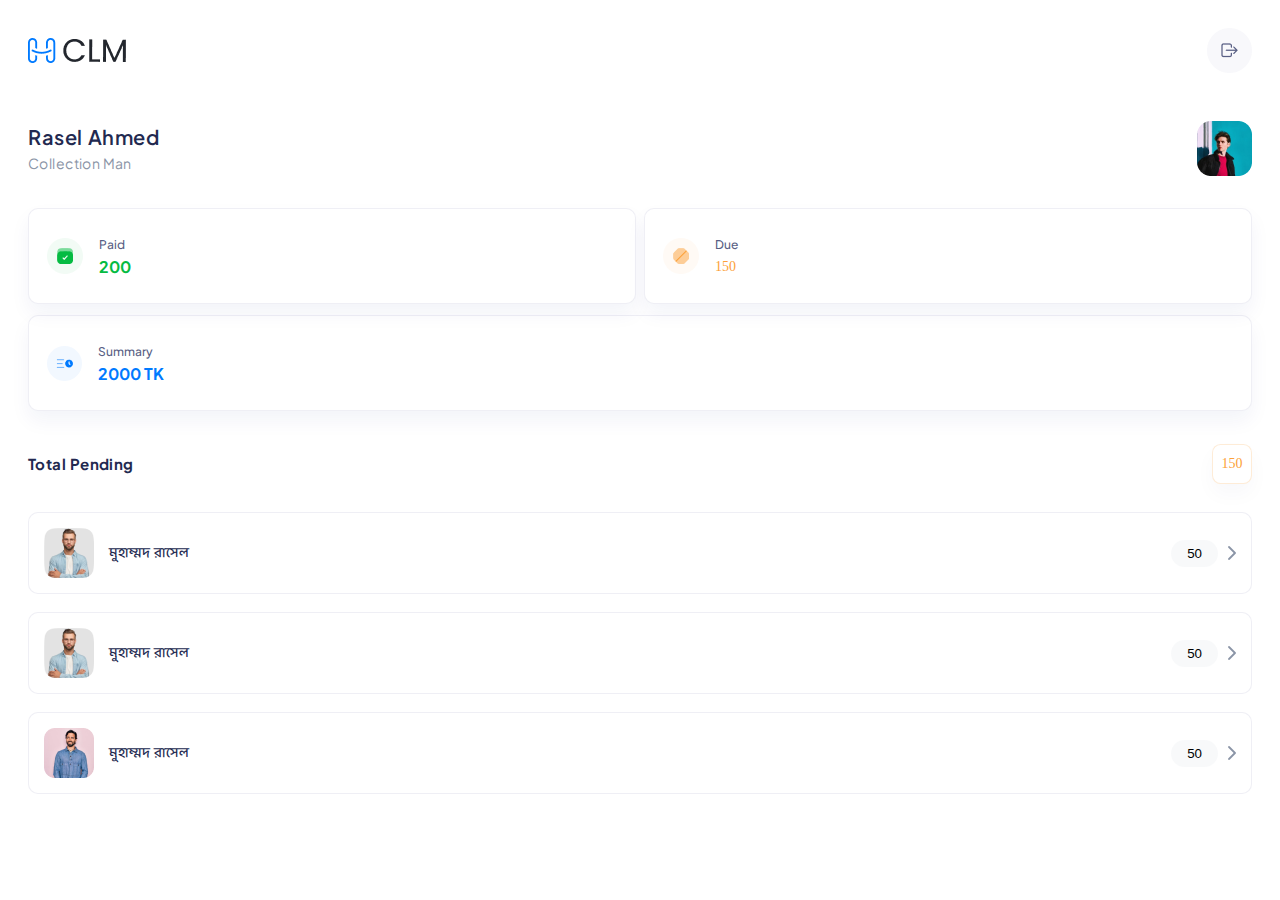
<file: 02-collection man.html>
<!DOCTYPE html>
<html lang="en">

<head>
    <meta charset="UTF-8">
    <meta name="viewport" content="width=device-width, initial-scale=1.0">
    <title>Document</title>
    <link rel="stylesheet" href="css/02-collection man.css">
</head>

<body>
    <div class="container">

        <div class="navbar">
            <img src="images/logo.png" alt="">
            <img src="images/logout.png" alt="">
        </div>
        <div class="customar__profile">
            <div>
                <h2 class="customar__name">Rasel Ahmed</h2>
                <p class="customar__title">Collection Man</p>
            </div>
            <img src="images/profile-1.png" alt="">
        </div>
        <div class="status__wrapper">
            <a href="#">
                <div class="status">
                    <img src="images/green-tik.png" alt="">
                    <div class="text">
                        <p>Paid</p>
                        <h2>200</h2>
                    </div>
                </div>
            </a>
            <a href="03-baki request.html">
                <div class="status">
                    <img src="images/brown-ball.png" alt="">
                    <div class="text-2">
                        <p>Due</p>
                        <h2>150</h2>
                    </div>
                </div>
            </a>
        </div>
        <a href="07-collection man2.html">
            <div class="status-3">
                <img src="./images/Group-3.png" alt="">
                <div class="text-3">
                    <p>Summary</p>
                    <h2>2000 TK</h2>
                </div>
            </div>
        </a>
        <div class="total">
            <h2>Total pending</h2>
            <button>150</button>
        </div>
        <a href="#">
            <div class="pending-profile">
                <div class="profile-name">
                    <img src="images/profile-2.png" alt="">
                    <p>মুহাম্মদ রাসেল</p>
                </div>
                <div class="pending">
                    <button>50</button>
                    <img src="images/right-arrow.png" alt="">
                </div>
            </div>
        </a>

        <a href="#">
            <div class="pending-profile">
                <div class="profile-name">
                    <img src="images/profile-2.png" alt="">
                    <p>মুহাম্মদ রাসেল</p>
                </div>
                <div class="pending">
                    <button>50</button>
                    <img src="images/right-arrow.png" alt="">
                </div>
            </div>
        </a>
        <a href="#">
            <div class="pending-profile">
                <div class="profile-name">
                    <img src="images/profile-3.png" alt="">
                    <p>মুহাম্মদ রাসেল</p>
                </div>
                <div class="pending">
                    <button>50</button>
                    <img src="images/right-arrow.png" alt="">
                </div>
            </div>
        </a>
    </div>
</body>

</html>
</file>
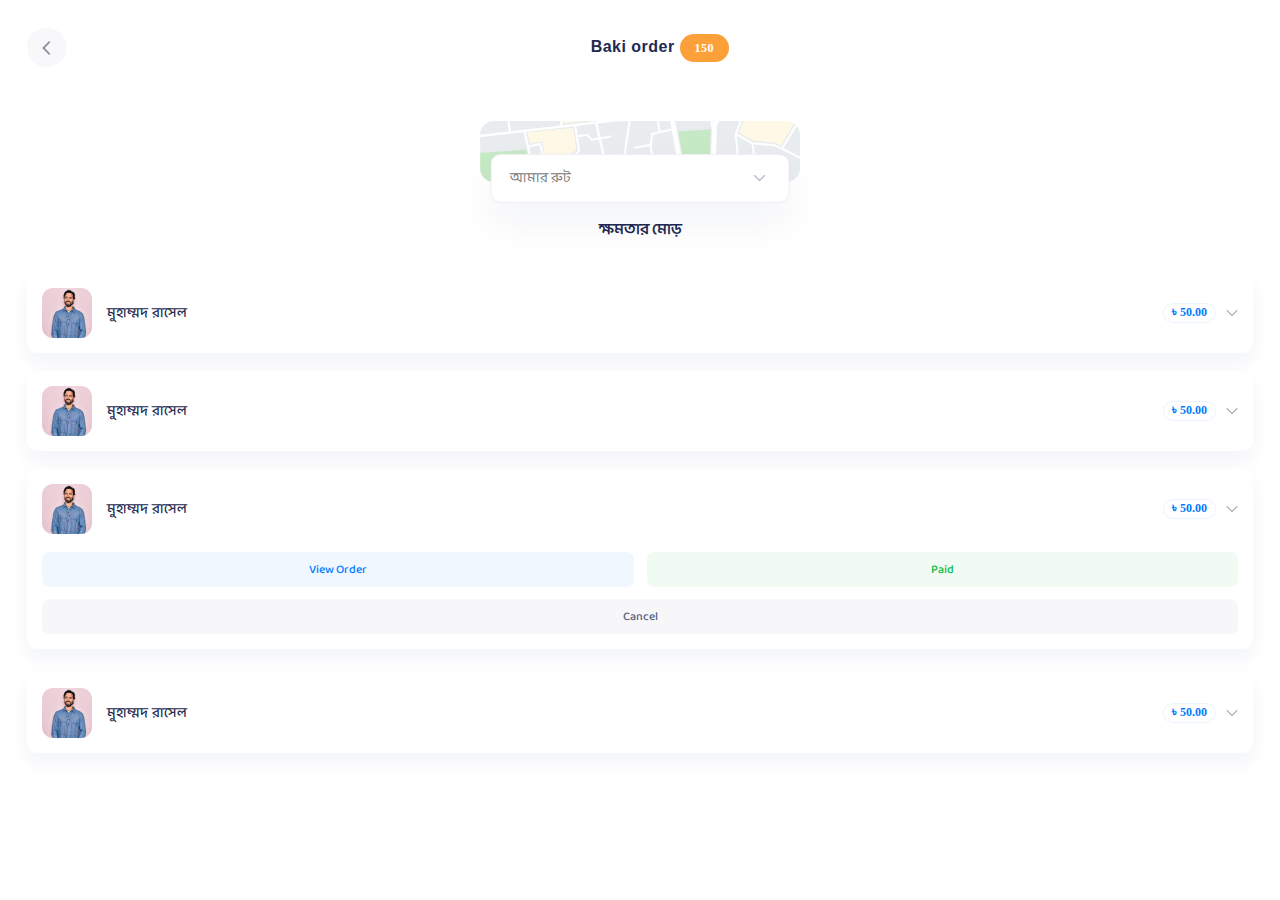
<file: 03-baki request.html>
<!DOCTYPE html>
<html lang="en">

<head>
    <meta charset="UTF-8">
    <meta name="viewport" content="width=device-width, initial-scale=1.0">
    <title>Document</title>
    <link rel="stylesheet" href="css/03-baki request.css">
</head>

<body>
    <div class="wrapper">
        <div class="navbar">
            <a href="02-collection man.html">
                <svg xmlns="http://www.w3.org/2000/svg" width="41" height="41" viewBox="0 0 41 41" fill="none">
                    <circle cx="20.5" cy="20.5" r="20.5" fill="#F8F8FB" />
                    <path d="M23 15L17 21L23 27" stroke="#8A94A6" stroke-width="1.875" stroke-linecap="round"
                        stroke-linejoin="round" />
                </svg>
            </a>
            <p class="navbar__title">Baki order <span>150</span></p>
        </div>
        <div class="selection__wrapper">
            <img src="images/map.png" alt="">
            <div class="selection__field">
                <input type="text" placeholder=" আমার রুট ">
            </div>
        </div>
        <div class="power">
            <p>ক্ষমতার মোড়</p>
        </div>
        <a href="#">
            <div class="pending-profile">
                <div class="profile-name">
                    <img src="images/profile-3.png" alt="">
                    <p>মুহাম্মদ রাসেল</p>
                </div>
                <div class="pending">
                    <button>৳ 50.00</button>
                    <img src="images/down-arrow.png" alt="">
                </div>
            </div>
        </a>
        <a href="#">
            <div class="pending-profile">
                <div class="profile-name">
                    <img src="images/profile-3.png" alt="">
                    <p>মুহাম্মদ রাসেল</p>
                </div>
                <div class="pending">
                    <button>৳ 50.00</button>
                    <img src="images/down-arrow.png" alt="">
                </div>
            </div>
        </a>
        <div class="pending-profile-wrapper">
            <div class="pending-profile">
                <div class="profile-name">
                    <img src="images/profile-3.png" alt="">
                    <p>মুহাম্মদ রাসেল</p>
                </div>
                <div class="pending">
                    <button>৳ 50.00</button>
                    <img src="images/down-arrow.png" alt="">
                </div>
            </div>
            <div class="button__wrapper">
                <a href="04-order edit.html"><button class="view__btn">View Order</button></a>
                <a href="05-order confirm-popup.html"><button class="paid__btn">Paid</button></a>
            </div>
            <div class="cancel__btn">
                <button>Cancel</button>
            </div>
        </div>
        <a href="#">
            <div class="pending-profile">
                <div class="profile-name">
                    <img src="images/profile-3.png" alt="">
                    <p>মুহাম্মদ রাসেল</p>
                </div>
                <div class="pending">
                    <button>৳ 50.00</button>
                    <img src="images/down-arrow.png" alt="">
                </div>
            </div>
        </a>

    </div>
</body>

</html>
</file>
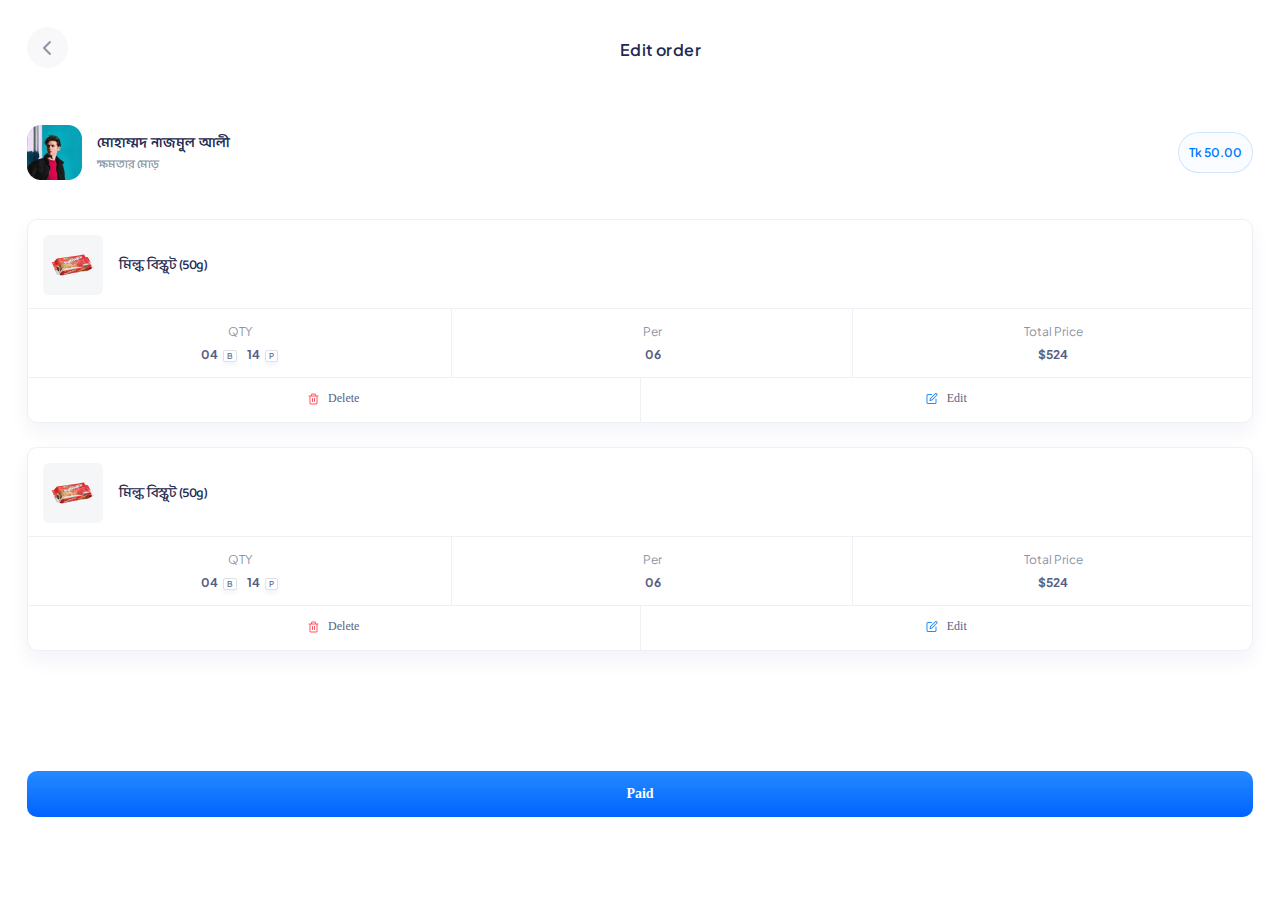
<file: 04-order edit.html>
<!DOCTYPE html>
<html lang="en">

<head>
    <meta charset="UTF-8">
    <meta name="viewport" content="width=device-width, initial-scale=1.0">
    <title>Document</title>
    <link rel="stylesheet" href="css/04-order edit.css">
</head>

<body>
    <div class="wrapper">
        <div class="navbar">
            <a href="03-baki request.html">
                <svg xmlns="http://www.w3.org/2000/svg" width="41" height="41" viewBox="0 0 41 41" fill="none">
                    <circle cx="20.5" cy="20.5" r="20.5" fill="#F8F8FB" />
                    <path d="M23 15L17 21L23 27" stroke="#8A94A6" stroke-width="1.875" stroke-linecap="round"
                        stroke-linejoin="round" />
                </svg>
            </a>
            <p class="navbar__title">Edit order</p>
        </div>
        <div>
            <div class="profile__card">
                <div class="profile__data">
                    <img src="images/profile-1.png" alt="">
                    <div>
                        <h2 class="profile__name">মোহাম্মদ নাজমুল আলী</h2>
                        <p class="profile__title"> ক্ষমতার মোড়</p>
                    </div>
                </div>
                <button class="profile__ammount">Tk 50.00</button>
            </div>
        </div>
        <div class="product__card-wrapper ">
            <div class="product__nam">
                <div class="product__photo">
                    <img src="images/product-1.png" alt="">
                </div>
                <h2 class="product__name">মিল্ক বিস্কুট (50g)</h2>
            </div>
            <div class="pro__wrap">
                <div class="qty__wrap-1">
                    <h2 class="qty__name">QTY</h2>
                    <div class="count__wrap">
                        <div>
                            <h2 class="count">04 <span>B</span> </h2>
                        </div>
                        <div>
                            <h2 class="count">14 <span>P</span> </h2>
                        </div>
                    </div>
                </div>
                <div class="qty__wrap">
                    <h2 class="qty__name">Per</h2>
                    <div class="count__wrap">
                        <h2 class="count">06 </h2>
                    </div>
                </div>
                <div class="qty__wrap">
                    <h2 class="qty__name">Total Price</h2>
                    <div class="count__wrap">
                        <h2 class="count">$524 </h2>
                    </div>
                </div>
            </div>
            <div class="edit-wrapper">
                <div class="delete">
                    <img src="images/delete.png" alt="">
                    <p>Delete</p>
                </div>
                <div class="edit">
                    <img src="images/edit.png" alt="">
                    <p>Edit</p>
                </div>
            </div>
        </div>
        <div class="product__card-wrapper ">
            <div class="product__nam">
                <div class="product__photo">
                    <img src="images/product-1.png" alt="">
                </div>
                <h2 class="product__name">মিল্ক বিস্কুট (50g)</h2>
            </div>
            <div class="pro__wrap">
                <div class="qty__wrap-1">
                    <h2 class="qty__name">QTY</h2>
                    <div class="count__wrap">
                        <div>
                            <h2 class="count">04 <span>B</span> </h2>
                        </div>
                        <div>
                            <h2 class="count">14 <span>P</span> </h2>
                        </div>
                    </div>
                </div>
                <div class="qty__wrap">
                    <h2 class="qty__name">Per</h2>
                    <div class="count__wrap">

                        <h2 class="count">06 </h2>


                    </div>
                </div>
                <div class="qty__wrap">
                    <h2 class="qty__name">Total Price</h2>
                    <div class="count__wrap">

                        <h2 class="count">$524 </h2>


                    </div>
                </div>

            </div>
            <div class="edit-wrapper">
                <div class="delete">
                    <img src="images/delete.png" alt="">
                    <p>Delete</p>
                </div>
                <div class="edit">
                    <img src="images/edit.png" alt="">
                    <p>Edit</p>
                </div>
            </div>
        </div>
        <a href="05-order confirm-popup.html"><button class="paid__btn">Paid</button></a>
    </div>
</body>

</html>
</file>
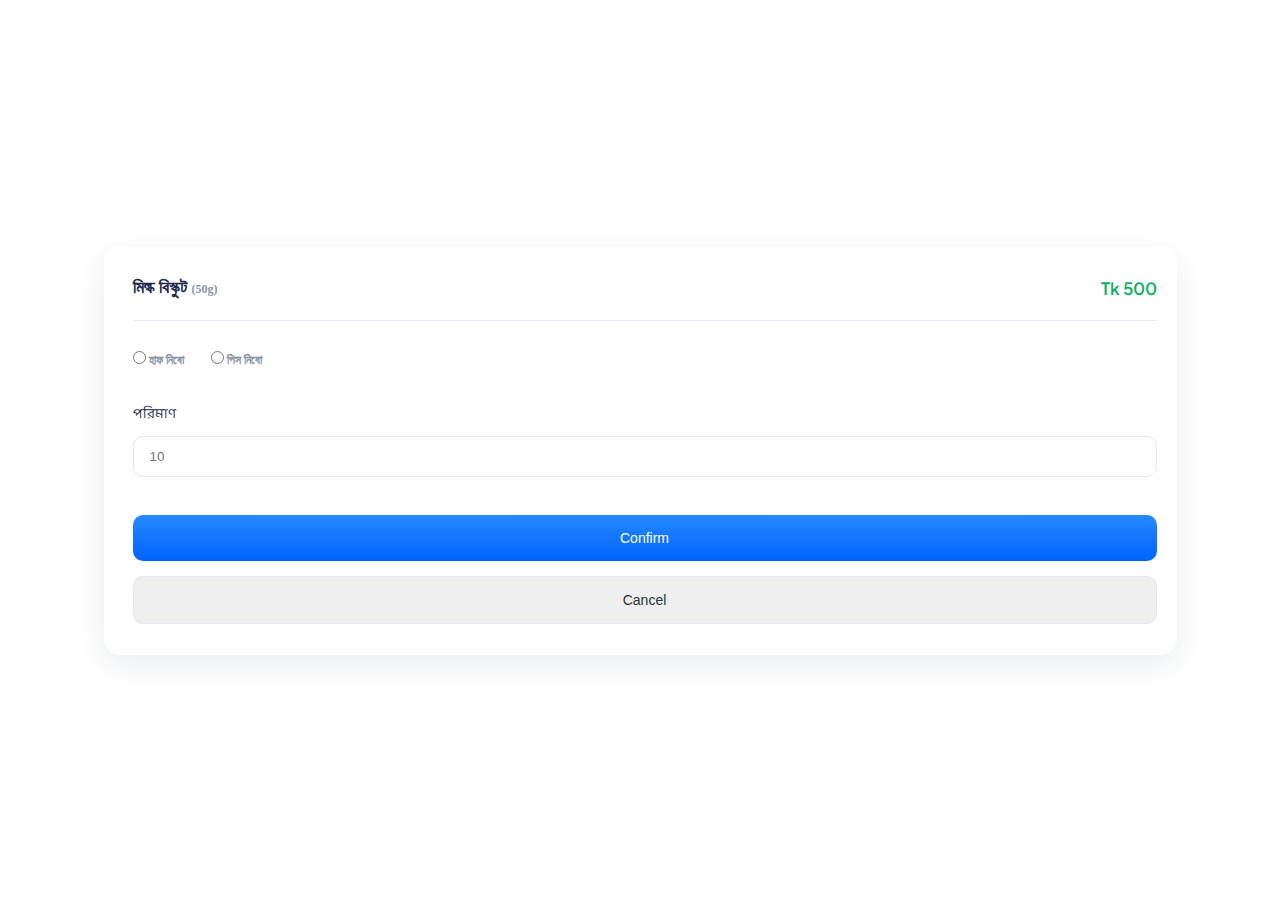
<file: 05-order confirm-popup.html>
<!DOCTYPE html>
<html lang="en">

<head>
    <meta charset="UTF-8">
    <meta name="viewport" content="width=device-width, initial-scale=1.0">
    <title>Document</title>
    <link rel="stylesheet" href="css/05-order confirm-popup.css">
</head>

<body>
    <div class="container">
        <div class="product-details">
            <div class="product__top">
                <p class="product__name"> মিল্ক বিস্কুট <span>(50g)</span></p>
                <p class="product__ammount">Tk 500</p>
            </div>
            <div class="product-selection">
                <div class="">
                    <input type="radio" /> <span>হাফ নিবো</span>
                    <input type="radio" /> <span>পিস নিবো</span>
                </div>
            </div>
            <div class="product__quantity">
                <label class="product__quantity-title">পরিমাণ</label>
                <div class="product__quantity-field">
                    <input type="text" placeholder="10">
                </div>
            </div>
            <a href="06-order compelete.html">
                <button class="confirm__btn">Confirm </button>
            </a>
            <a href="04-order edit.html">
                <button class="cancel__btn">Cancel </button>
            </a>
        </div>

    </div>
</body>

</html>
</file>
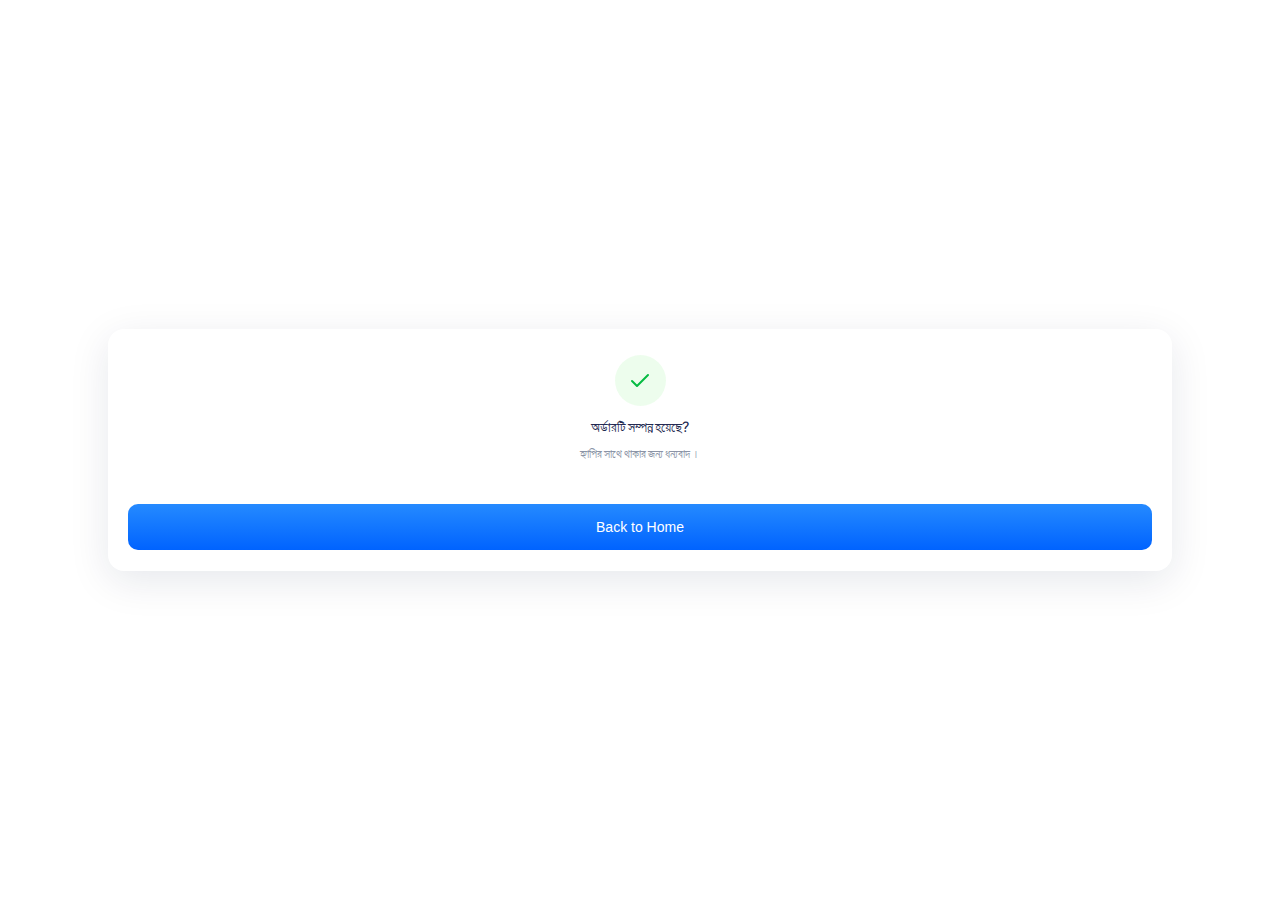
<file: 06-order compelete.html>
<!DOCTYPE html>
<html lang="en">

<head>
    <meta charset="UTF-8">
    <meta name="viewport" content="width=device-width, initial-scale=1.0">
    <title>Document</title>
    <link rel="stylesheet" href="css/06-order compelete.css">
</head>

<body>
    <div class="container">
        <div class="compelete__wrap">
            <div>
                <svg xmlns="http://www.w3.org/2000/svg" width="51" height="51" viewBox="0 0 51 51" fill="none">
                    <circle cx="25.5" cy="25.5" r="25.5" fill="#39EA37" fill-opacity="0.09" />
                    <path d="M33 20L22 31L17 26" stroke="#05BB42" stroke-width="2" stroke-linecap="round"
                        stroke-linejoin="round" />
                </svg>
            </div>
            <h2 class="compelete__title">অর্ডারটি সম্পন্ন হয়েছে?</h2>
            <p class="compelete__des">হ্যাপির সাথে থাকার জন্য ধন্যবাদ ।</p>

            <a href="03-baki request.html">
                <button class="confirm__btn">Back to Home </button>
            </a>
        </div>
    </div>
</body>

</html>
</file>
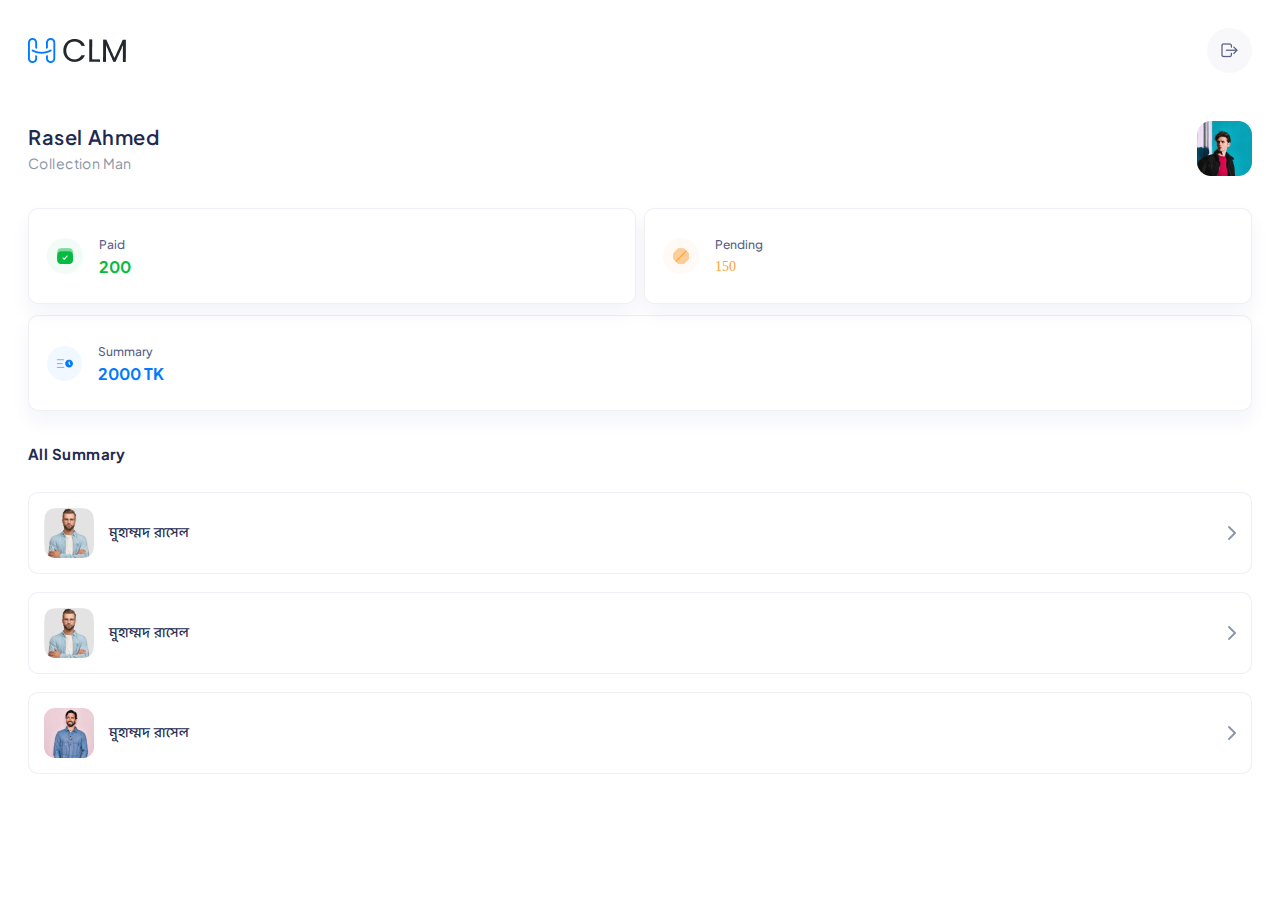
<file: 07-collection man2.html>
<!DOCTYPE html>
<html lang="en">

<head>
    <meta charset="UTF-8">
    <meta name="viewport" content="width=device-width, initial-scale=1.0">
    <title>Document</title>
    <link rel="stylesheet" href="css/02-collection man.css">
</head>

<body>
    <div class="container">

        <div class="navbar">
            <img src="images/logo.png" alt="">
            <img src="images/logout.png" alt="">
        </div>
        <div class="customar__profile">
            <div>
                <h2 class="customar__name">Rasel Ahmed</h2>
                <p class="customar__title">Collection Man</p>
            </div>
            <img src="images/profile-1.png" alt="">
        </div>
        <div class="status__wrapper">
            <div class="status">
                <img src="images/green-tik.png" alt="">
                <div class="text">
                    <p>Paid</p>
                    <h2>200</h2>
                </div>
            </div>
            <div class="status">
                <img src="images/brown-ball.png" alt="">
                <div class="text-2">
                    <p>Pending</p>
                    <h2>150</h2>
                </div>
            </div>
        </div>
        <div class="status-3">
            <img src="./images/Group-3.png" alt="">
            <div class="text-3">
                <p>Summary</p>
                <h2>2000 TK</h2>
            </div>
        </div>
        <div class="total">
            <h2>all Summary</h2>

        </div>
        <a href="08-summary.html">
            <div class="pending-profile">
                <div class="profile-name">
                    <img src="images/profile-2.png" alt="">
                    <p>মুহাম্মদ রাসেল</p>
                </div>
                <div class="pending">
                    <img src="images/right-arrow.png" alt="">
                </div>
            </div>
        </a>
        <a href="08-summary.html">
            <div class="pending-profile">
                <div class="profile-name">
                    <img src="images/profile-2.png" alt="">
                    <p>মুহাম্মদ রাসেল</p>
                </div>
                <div class="pending">
                    <img src="images/right-arrow.png" alt="">
                </div>
            </div>
        </a>
        <a href="08-summary.html">
            <div class="pending-profile">
                <div class="profile-name">
                    <img src="images/profile-3.png" alt="">
                    <p>মুহাম্মদ রাসেল</p>
                </div>
                <div class="pending">
                    <img src="images/right-arrow.png" alt="">
                </div>
            </div>
        </a>


    </div>
</body>

</html>
</file>
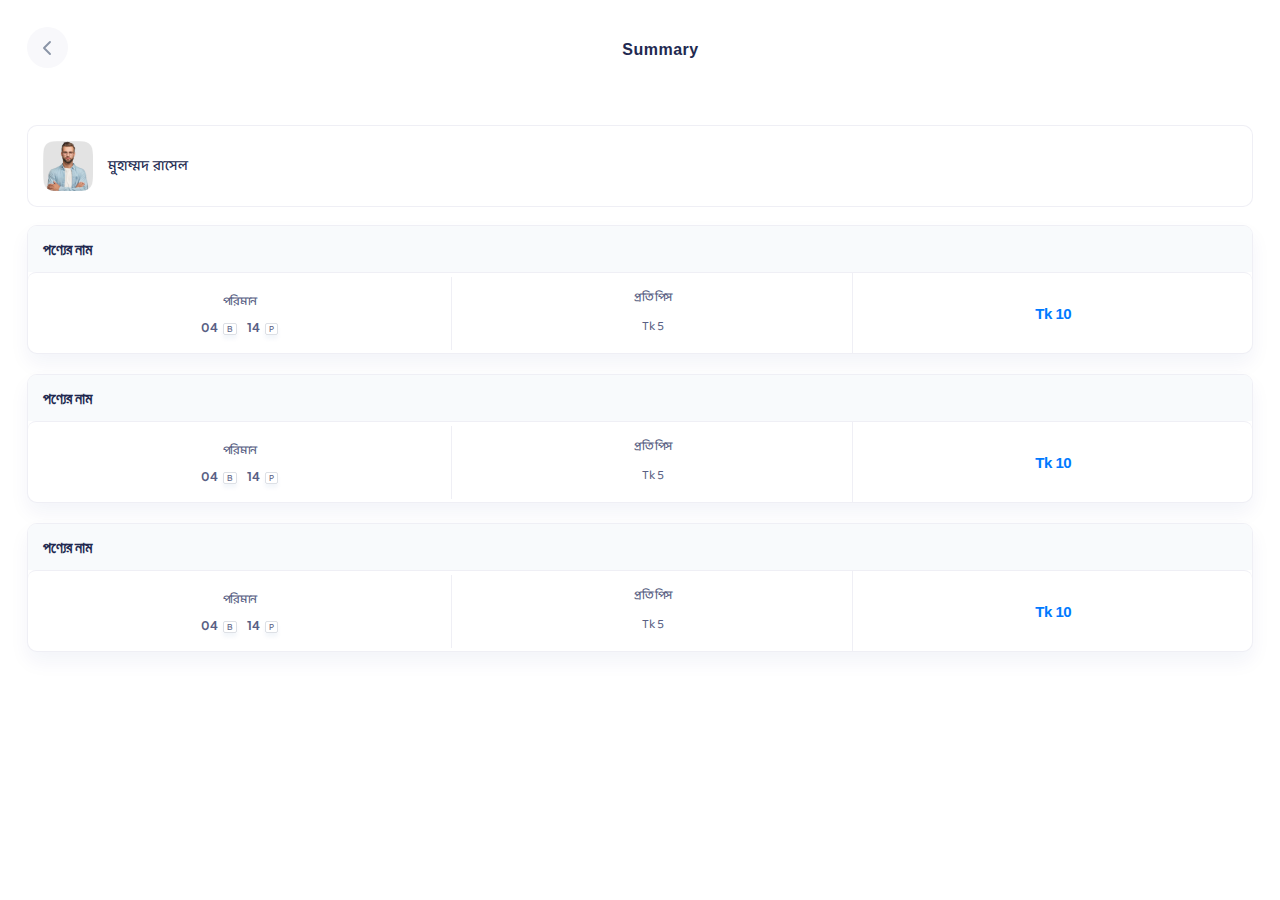
<file: 08-summary.html>
<!DOCTYPE html>
<html lang="en">

<head>
    <meta charset="UTF-8">
    <meta name="viewport" content="width=device-width, initial-scale=1.0">
    <title>Document</title>
    <link rel="stylesheet" href="css/08-summary.css">
</head>

<body>
    <div class="wrapper">
        <div class="navbar">
            <a href="07-collection man2.html">
                <svg xmlns="http://www.w3.org/2000/svg" width="41" height="41" viewBox="0 0 41 41" fill="none">
                    <circle cx="20.5" cy="20.5" r="20.5" fill="#F8F8FB" />
                    <path d="M23 15L17 21L23 27" stroke="#8A94A6" stroke-width="1.875" stroke-linecap="round"
                        stroke-linejoin="round" />
                </svg>
            </a>
            <p class="navbar__title">Summary</p>
        </div>
        <div class="pending-profile">
            <div class="profile-name">
                <img src="images/profile-2.png" alt="">
                <p>মুহাম্মদ রাসেল</p>
            </div>
        </div>
        <div class="product__card-wrapper ">
            <div class="product__nam">
                <h2 class="product__name">পণ্যের নাম </h2>
            </div>
            <div class="pro__wrap">
                <div class="qty__wrap-1">
                    <h2 class="qty__name">পরিমান</h2>
                    <div class="count__wrap">
                        <div>
                            <h2 class="count">04 <span>B</span> </h2>
                        </div>
                        <div>
                            <h2 class="count">14 <span>P</span> </h2>
                        </div>
                    </div>
                </div>
                <div class="qty__wrap">
                    <h2 class="qty__name">প্রতি পিস</h2>
                    <div class="count__wrap">
                        <h2 class="count__1">Tk 5 </h2>
                    </div>
                </div>
                <div class="qty__wrap">
                    <div class="count__wrap">
                        <h2 class="count__2">Tk 10</h2>
                    </div>
                </div>

            </div>
        </div>
        <div class="product__card-wrapper ">
            <div class="product__nam">
                <h2 class="product__name">পণ্যের নাম </h2>
            </div>
            <div class="pro__wrap">
                <div class="qty__wrap-1">
                    <h2 class="qty__name">পরিমান</h2>
                    <div class="count__wrap">
                        <div>
                            <h2 class="count">04 <span>B</span> </h2>
                        </div>
                        <div>
                            <h2 class="count">14 <span>P</span> </h2>
                        </div>
                    </div>
                </div>
                <div class="qty__wrap">
                    <h2 class="qty__name">প্রতি পিস</h2>
                    <div class="count__wrap">
                        <h2 class="count__1">Tk 5 </h2>
                    </div>
                </div>
                <div class="qty__wrap">
                    <div class="count__wrap">
                        <h2 class="count__2">Tk 10</h2>
                    </div>
                </div>

            </div>
        </div>
        <div class="product__card-wrapper ">
            <div class="product__nam">
                <h2 class="product__name">পণ্যের নাম </h2>
            </div>
            <div class="pro__wrap">
                <div class="qty__wrap-1">
                    <h2 class="qty__name">পরিমান</h2>
                    <div class="count__wrap">
                        <div>
                            <h2 class="count">04 <span>B</span> </h2>
                        </div>
                        <div>
                            <h2 class="count">14 <span>P</span> </h2>
                        </div>
                    </div>
                </div>
                <div class="qty__wrap">
                    <h2 class="qty__name">প্রতি পিস</h2>
                    <div class="count__wrap">
                        <h2 class="count__1">Tk 5 </h2>
                    </div>
                </div>
                <div class="qty__wrap">
                    <div class="count__wrap">
                        <h2 class="count__2">Tk 10</h2>
                    </div>
                </div>

            </div>
        </div>


    </div>
</body>

</html>
</file>
<file: css/style.css>
body {
    font-family: '"Baloo Da 2"', cursive;
    font-family: '"Plus Jakarta Sans"', sans-serif;
}

a {
    text-decoration: none;
}

.container {
    padding: 37px 25px 35px 27px;
}

.login__navbar {}

.login__banner {
    text-align: center;
    margin-top: 54px;
}

.login__logo {
    text-align: center;
}

.login__name-field {
    width: 100%;
    display: flex;
    justify-content: center;
    margin-top: 50px;
}

.login__name-field input {
    width: 100%;
    padding: 19px 20px 19px 4rem;
    border-radius: 12px;
    border: 1px solid #E5E7F0;
    font-family: "Baloo Da 2";
    font-size: 16px;
    font-style: normal;
    font-weight: 400;
    line-height: 22px;
    background: #FFF;
    background-image: url(./../images/phone.png);
    background-repeat: no-repeat;
    background-position: 1rem 50%;
}

.login__password-field {
    width: 100%;
    display: flex;
    justify-content: center;
    margin-top: 20px;
}

.login__password-field input {
    width: 100%;
    padding: 19px 20px 19px 4rem;
    border-radius: 12px;
    border: 1px solid #E5E7F0;
    font-family: "Baloo Da 2";
    font-size: 16px;
    font-style: normal;
    font-weight: 400;
    line-height: 22px;
    background: #FFF;
    background-image: url(./../images/lock.png);
    background-repeat: no-repeat;
    background-position: 1rem 50%;
}

.login__forget-password {
    color: #007AFF;
    text-align: right;
    font-family: "Plus Jakarta Sans";
    font-size: 12px;
    font-style: normal;
    font-weight: 400;
    line-height: normal;
    letter-spacing: 0.36px;
}

.login__button {
    display: flex;
    width: 100%;
    padding: 19px 18px;
    justify-content: center;
    align-items: center;
    gap: 15px;
    flex-shrink: 0;
    border-radius: 12px;
    background: linear-gradient(180deg, #258AFF 0%, #0063FF 100%);
    color: #FFF;
    font-family: "Baloo Da 2";
    font-size: 16px;
    font-style: normal;
    font-weight: 800;
    line-height: 24px;
    border: none;
    margin-top: 42px;
    cursor: pointer;
}
</file>
<file: css/02-collection man.css>
@import url('https://fonts.googleapis.com/css2?family=Baloo+Da+2:wght@400;500;600;700;800&family="Inter":wght@400;500;600;700;800&family=Plus+Jakarta+Sans:wght@400;500;600;700;800&display=swap');

* {
    margin: 0;
    padding: 0;
}

body {
    font-family: 'Baloo Da 2', sans-serif;
    font-family: '"Inter"', sans-serif;
    font-family: '"Plus Jakarta Sans"', sans-serif;
}

a {
    text-decoration: none;
    display: contents;
}

.container {
    padding: 28px;
}

.navbar {
    display: flex;
    justify-content: space-between;
    align-items: center;
}

.customar__profile {
    display: flex;
    align-items: center;
    justify-content: space-between;
    margin-top: 48px;
}

.customar__name {
    color: var(--black, #222950);
    font-family: "Plus Jakarta Sans";
    font-size: 20px;
    font-style: normal;
    font-weight: 600;
    line-height: normal;
    letter-spacing: 0.6px;
    margin: 0 0 5px 0;
}

.customar__title {
    color: var(--gray, #8A94A6);
    font-family: "Plus Jakarta Sans";
    font-size: 14px;
    font-style: normal;
    font-weight: 400;
    line-height: 133.714%;
    /* 18.72px */
    letter-spacing: 0.42px;
    margin: 0;
}

.status__wrapper {
    display: flex;
    align-items: center;
    justify-content: space-between;
    gap: 8px;
    margin-top: 32px;
}

.status {
    width: 100%;
    display: flex;
    align-items: center;
    gap: 16px;
    border-radius: 10px;
    border: 1px solid rgba(46, 49, 133, 0.08);
    background: #FFF;
    box-shadow: 0px 10px 20px 0px rgba(5, 46, 128, 0.05);
    padding: 25px 50px 25px 18px;
}

.status:hover {
    border: 1px solid rgba(252, 161, 57, 0.57);
}

.text p {
    color: var(--black-2, #595F84);
    font-family: "Plus Jakarta Sans";
    font-size: 12px;
    font-style: normal;
    font-weight: 500;
    line-height: 22px;
    margin: 0;
    /* 183.333% */
}

.text h2 {
    color: #05BB42;
    font-family: "Plus Jakarta Sans";
    font-size: 16px;
    font-style: normal;
    font-weight: 700;
    line-height: 22px;
    margin: 0;
    /* 137.5% */
}

.text-2 p {
    color: var(--black-2, #595F84);
    font-family: "Plus Jakarta Sans";
    font-size: 12px;
    font-style: normal;
    font-weight: 500;
    line-height: 22px;
    margin: 0;
    /* 183.333% */
}

.text-2 h2 {
    color: #FCA139;
    font-family: "Inter";
    font-size: 14px;
    font-style: normal;
    font-weight: 500;
    line-height: 160%;
    margin: 0;
    /* 22.4px */
}



.status-3 {
    margin-top: 11px;
    display: flex;
    align-items: center;
    gap: 16px;
    border-radius: 10px;
    border: 1px solid rgba(46, 49, 133, 0.08);
    background: #FFF;
    box-shadow: 0px 10px 20px 0px rgba(5, 46, 128, 0.05);
    padding: 25px 50px 25px 18px;
}

.text-3 p {
    color: var(--black-2, #595F84);
    font-family: "Plus Jakarta Sans";
    font-size: 12px;
    font-style: normal;
    font-weight: 500;
    line-height: 22px;
    margin: 0;
    /* 183.333% */
}

.text-3 h2 {
    color: #007AFF;
    font-family: "Plus Jakarta Sans";
    font-size: 16px;
    font-style: normal;
    font-weight: 700;
    line-height: 22px;
    margin: 0;
    /* 137.5% */
}

.total {
    display: flex;
    justify-content: space-between;
    align-items: center;
    margin-top: 33px;
    margin-bottom: 28px;
}

.total h2 {
    color: var(--black, #222950);
    font-family: "Plus Jakarta Sans";
    font-size: 15px;
    font-style: normal;
    font-weight: 700;
    line-height: 133.714%;
    /* 20.057px */
    letter-spacing: 0.45px;
    text-transform: capitalize;
    margin: 0;
}

.total button {
    width: 40px;
    height: 40px;
    flex-shrink: 0;
    border-radius: 8.65px;
    border: 0.865px solid rgba(252, 161, 57, 0.20);
    background: #FFF;
    box-shadow: 0px 10px 20px 0px rgba(0, 46, 97, 0.03);
    color: #FCA139;
    text-align: center;
    font-family: "Inter";
    font-size: 14px;
    font-style: normal;
    font-weight: 500;
    line-height: 160%;
    /* 22.4px */
}

.pending-profile {
    display: flex;
    justify-content: space-between;
    align-items: center;
    border-radius: 10px;
    border: 1px solid rgba(46, 49, 133, 0.08);
    background: #FFF;
    padding: 15px;
    margin-bottom: 18px;
}

.profile-name {
    display: flex;
    align-items: center;
    gap: 15px;
}

.profile-name p {
    color: var(--black, #222950);
    text-align: center;
    font-feature-settings: 'clig' off, 'liga' off;
    font-family: "Baloo Da 2";
    font-size: 14px;
    font-style: normal;
    font-weight: 500;
    line-height: normal;
    margin: 0;
}

.pending {
    display: flex;
    align-items: center;
    gap: 10px;
}

.pending button {
    padding: 6px 16px;
    flex-direction: column;
    justify-content: center;
    border: none;
    align-items: center;
    gap: 10px;
    border-radius: 50px;
    background: rgba(138, 148, 166, 0.06);
}
</file>
<file: css/03-baki request.css>
@import url('https://fonts.googleapis.com/css2?family=Baloo+Da+2:wght@400;500;600;700;800&family="Inter":wght@400;500;600;700;800&family=Plus+Jakarta+Sans:wght@400;500;600;700;800&display=swap');

* {
    margin: 0;
    padding: 0;
}

body {
    font-family: '"Baloo Da 2"', sans-serif;
    font-family: '"Inter"', sans-serif;
    font-family: '"Plus Jakarta Sans"', sans-serif;
}

a {
    text-decoration: none;
    display: contents;
}

.wrapper {
    padding: 27px 27px;
}

.navbar {
    display: flex;
    align-items: center;
    margin-bottom: 53px;
}

.navbar__title {
    color: var(--black, #222950);
    text-align: center;
    font-size: 16px;
    font-style: normal;
    font-weight: 600;
    line-height: 133.714%;
    width: 100%;
    letter-spacing: 0.48px;
    margin: 0;
}

.navbar__title span {
    padding: 7px 15px;
    height: 20px;
    gap: 10px;
    border-radius: 50px;
    background: #FCA139;
    color: var(--additional-white, #FFF);
    text-align: center;
    font-family: Inter;
    font-size: 12px;
    font-style: normal;
    font-weight: 600;
    line-height: 160%;
    /* 19.2px */
}

.selection__wrapper {
    position: relative;
    text-align: center;
}

.selection {
    position: absolute;
    top: 50%;
    left: 45%;
    width: 265px;
    border-radius: 10px;
    border: 1px solid #E5E7F0;
    background: #FFF;
    padding: 12px 16px;
    display: flex;
    justify-content: space-between;
    align-items: center;
}

.selection__field {
    position: absolute;
    top: 50%;
    left: 50%;
    transform: translateX(-50%);
}

.selection__field input {
    color: #8A94A6;
    font-family: "Baloo Da 2";
    font-size: 14px;
    font-style: normal;
    font-weight: 400;
    line-height: 22px;
    width: 282px;
    padding-left: 15px;
    height: 47px;
    flex-shrink: 0;
    border-radius: 10px;
    border: 1px solid rgba(46, 49, 133, 0.08);
    background: #FFF;
    box-shadow: 0px 20px 40px 0px rgba(0, 46, 97, 0.05);
    background-image: url(./../images/down-arrow.png);
    background-repeat: no-repeat;
    background-position: 92% 50%;
}

.power {
    margin: 30px;
}

.power p {
    color: var(--black, #222950);
    text-align: center;
    font-family: "Baloo Da 2";
    font-size: 16px;
    font-style: normal;
    font-weight: 600;
    line-height: normal;
    margin: 0;
}

.pending-profile {
    display: flex;
    justify-content: space-between;
    align-items: center;
    border-radius: 10px;
    background: #FFF;
    box-shadow: 0px 10px 20px 0px rgba(5, 46, 128, 0.05);
    padding: 15px;
    margin-bottom: 18px;
}

.profile-name {
    display: flex;
    align-items: center;
    gap: 15px;
}

.profile-name p {
    color: var(--black, #222950);
    text-align: center;
    font-feature-settings: 'clig' off, 'liga' off;
    font-family: "Baloo Da 2";
    font-size: 14px;
    font-style: normal;
    font-weight: 500;
    line-height: normal;
    margin: 0;
}

.pending {
    display: flex;
    align-items: center;
    gap: 10px;
}

.pending button {
    display: flex;
    height: 20px;
    padding: 8px;
    flex-direction: column;
    justify-content: center;
    align-items: center;
    gap: 10px;
    flex-shrink: 0;
    border-radius: 50px;
    border: 1px solid rgba(0, 122, 255, 0.08);
    color: #007AFF;
    background-color: #FFF;
    text-align: right;
    font-family: Inter;
    font-size: 12px;
    font-style: normal;
    font-weight: 600;
    line-height: 160%;
    /* 19.2px */
}

.pending-profile-wrapper {
    border-radius: 10px;
    background: #FFF;
    box-shadow: 0px 10px 20px 0px rgba(5, 46, 128, 0.05);
    padding: 15px;
    margin-bottom: 24px;
}

.pending-profile-wrapper .pending-profile {
    border: none;
    box-shadow: none;
    padding: 0;
}

.button__wrapper {
    display: flex;
    align-items: center;
    justify-content: space-between;
    gap: 13px;
    margin-bottom: 12px;
}

.view__btn {
    width: 100%;
    height: 35px;
    padding: 7px 16px;
    border-radius: 7px;
    background: rgba(0, 122, 255, 0.06);
    color: #007AFF;
    font-family: "Baloo Da 2";
    font-size: 12px;
    font-style: normal;
    font-weight: 500;
    line-height: 22px;
    border: none;
    cursor: pointer;
}

.paid__btn {
    width: 100%;
    height: 35px;
    padding: 7px 16px;
    border-radius: 7px;
    background: rgba(5, 187, 66, 0.06);
    color: #05BB42;
    font-family: "Baloo Da 2";
    font-size: 12px;
    font-style: normal;
    font-weight: 500;
    line-height: 22px;
    border: none;
    cursor: pointer;
}

.button-wrapper {
    display: flex;
    justify-content: space-between;
    align-items: center;
    gap: 12px;
    padding: 0 15px;
    margin-bottom: 24px;
}

.cancel__btn button {
    cursor: pointer;
    display: flex;
    width: 100%;
    height: 35px;
    padding: 7px 16px;
    justify-content: center;
    align-items: center;
    gap: 15px;
    flex-shrink: 0;
    border-radius: 7px;
    background: rgba(89, 95, 132, 0.05);
    color: var(--black-2, #595F84);
    font-family: "Baloo Da 2";
    font-size: 12px;
    font-style: normal;
    font-weight: 500;
    line-height: 22px;
    border: none;
    margin: auto;
}
</file>
<file: css/04-order edit.css>
@import url('https://fonts.googleapis.com/css2?family=Baloo+Da+2:wght@400;500;600;700;800&family="Inter":wght@400;500;600;700;800&family=Plus+Jakarta+Sans:wght@400;500;600;700;800&display=swap');

* {
    margin: 0;
    padding: 0;
}

body {
    font-family: 'Baloo Da 2', sans-serif;
    font-family: 'Inter', sans-serif;
    font-family: 'Plus Jakarta Sans', sans-serif;
}

a {
    text-decoration: none;
}

.wrapper {
    padding: 27px 27px;
}

.navbar {
    display: flex;
    align-items: center;
    margin-bottom: 53px;
}

.navbar__title {
    color: var(--black, #222950);
    text-align: center;
    font-size: 16px;
    font-style: normal;
    font-weight: 600;
    line-height: 133.714%;
    width: 100%;
    letter-spacing: 0.48px;
    margin: 0;
}

.profile__card {
    display: flex;
    align-items: center;
    justify-content: space-between;
    margin-bottom: 39px;
}

.profile__data {
    display: flex;
    align-items: center;
    gap: 15px;
}

.profile__name {
    color: var(--black, #222950);
    font-feature-settings: 'clig' off, 'liga' off;
    font-family: 'Baloo Da 2';
    font-size: 14px;
    font-style: normal;
    font-weight: 600;
    line-height: normal;
    margin-bottom: 3px;
}

.profile__title {
    color: var(--gray, #8A94A6);
    font-feature-settings: 'clig' off, 'liga' off;
    font-family: 'Baloo Da 2';
    font-size: 12px;
    font-style: normal;
    font-weight: 500;
    line-height: 15px;
    /* 125% */
}

.profile__ammount {
    color: #007AFF;
    font-family: 'Plus Jakarta Sans';
    font-size: 12px;
    font-style: normal;
    font-weight: 600;
    line-height: normal;
    display: inline-flex;
    padding: 12px 10px;
    align-items: flex-start;
    gap: 11px;
    border-radius: 50px;
    border: 1px solid rgba(0, 122, 255, 0.17);
    background: #FAFCFF;
}

.product__card-wrapper {
    border-radius: 10px;
    border: 1px solid rgba(46, 49, 133, 0.08);
    background: #FFF;
    box-shadow: 0px 10px 20px 0px rgba(5, 46, 128, 0.05);
    margin-bottom: 24px;
}

.product__nam {
    display: flex;
    align-items: center;
    gap: 16px;
    padding: 15px 0 13px 15px;
}

.product__photo {
    width: 60px;
    height: 60px;
    flex-shrink: 0;
    border-radius: 6px;
    background: #F5F6F8;
    display: flex;
    justify-content: center;
    align-items: center;
}

.product__name {
    color: var(--black, #222950);
    font-feature-settings: 'clig' off, 'liga' off;
    font-family: 'Baloo Da 2';
    font-size: 14px;
    font-style: normal;
    font-weight: 500;
    line-height: normal;
    letter-spacing: -0.5px;
}

.pro__wrap {
    display: flex;
    align-items: center;
    justify-content: space-between;
    border-top: 1px solid rgba(46, 49, 133, 0.08);
}


.qty__wrap-1 {
    border-right: 1px solid rgba(46, 49, 133, 0.08);
    padding: 15px 15px 15px 15px;
    width: 110%;
}

.qty__wrap {
    border-right: 1px solid rgba(46, 49, 133, 0.08);
    padding: 15px 20px 15px 22px;
    width: 100%;
}

.qty__wrap:last-of-type {
    border: none;
}

.count__wrap {
    width: 100%;
    display: flex;
    align-items: center;
    justify-content: center;
    gap: 10px;
}

.count {
    color: var(--black-2, #595F84);
    text-align: center;
    font-family: 'Plus Jakarta Sans';
    font-size: 12px;
    font-style: normal;
    font-weight: 700;
    line-height: normal;
}

.count span {
    padding: 0px 3px;
    border-radius: 2px;
    border: 0.2px solid rgba(138, 148, 166, 0.29);
    background: #FFF;
    box-shadow: 0px 4px 4px 0px rgba(0, 72, 151, 0.05);
    color: var(--black-2, #595F84);
    text-align: center;
    font-family: 'Plus Jakarta Sans';
    font-size: 8px;
    font-style: normal;
    font-weight: 500;
    line-height: normal;
    margin-left: 3px;
}

.qty__name {
    color: var(--gray, #8A94A6);
    text-align: center;
    font-family: 'Plus Jakarta Sans';
    font-size: 12px;
    font-style: normal;
    font-weight: 400;
    line-height: normal;
    margin-bottom: 8px;
}

.edit-wrapper {
    display: flex;
    align-items: center;
    justify-content: space-around;
    border-top: 1px solid rgba(46, 49, 133, 0.08);
}

.edit {
    width: 100%;
    display: flex;
    align-items: center;
    justify-content: center;
    gap: 9px;
    width: 100%;
    padding: 13px 0 16px 0;
    border-radius: 0px 0px 0px 10px;
    cursor: pointer;
}

.edit p {
    color: var(--black-2, #595F84);
    text-align: center;
    font-family: " Plus Jakarta Sans";
    font-size: 12px;
    font-style: normal;
    font-weight: 400;
    line-height: normal;
    margin: 0;
}

.delete {
    width: 100%;
    display: flex;
    align-items: center;
    justify-content: center;
    gap: 9px;
    width: 100%;
    padding: 13px 0 16px 0;
    border-right: 1px solid rgba(46, 49, 133, 0.08);
    cursor: pointer;
}

.delete p {
    color: var(--black-2, #595F84);
    text-align: center;
    font-family: " Plus Jakarta Sans";
    font-size: 12px;
    font-style: normal;
    font-weight: 400;
    line-height: normal;
    margin: 0;
}

.paid__btn {
    display: flex;
    border: none;
    width: 100%;
    padding: 12px 16px;
    justify-content: center;
    align-items: center;
    gap: 15px;
    border-radius: 10px;
    background: var(--g, linear-gradient(180deg, #258AFF 0%, #0063FF 100%));
    color: #FFF;
    font-family: 'Inter';
    font-size: 14px;
    font-style: normal;
    font-weight: 600;
    line-height: 22px;
    margin-top: 120px;
    cursor: pointer;
}
</file>
<file: css/05-order confirm-popup.css>
@import url('https://fonts.googleapis.com/css2?family=Anek+Bangla:wght@400;500;700&family=Baloo+Da+2:wght@400;500;600;700;800&family=Plus+Jakarta+Sans:wght@400;500;600;700;800&display=swap');

* {
    margin: 0;
    padding: 0;
}

body {
    font-family: 'Anek Bangla', sans-serif;
    font-family: 'Baloo Da 2', sans-serif;
    font-family: 'Plus Jakarta Sans', sans-serif;
}

a {
    text-decoration: none;
}

.container {
    display: flex;
    justify-content: center;
    align-items: center;
    height: 100vh;
}

.product-details {
    width: 80%;
    padding: 27px 16px 27px 25px;
    border-radius: 16px;
    border: 4px solid #FFF;
    background: #FFF;
    box-shadow: 0px 10px 30px 0px rgba(0, 39, 81, 0.09);
}

.product__top {
    display: flex;
    align-items: center;
    justify-content: space-between;
    border-bottom: 1px solid #E5E7F0;
    padding-bottom: 21px;
}

.product__name {
    color: var(--black, #222950);
    font-family: " Baloo Da 2";
    font-size: 18px;
    font-style: normal;
    font-weight: 600;
    line-height: normal;
}

.product__ammount {
    color: #0CAF60;
    font-family: Baloo Da 2;
    font-size: 17px;
    font-style: normal;
    font-weight: 600;
    line-height: 22px;
    /* 129.412% */
}

.product__name span {
    color: var(--gray, #8A94A6);
    font-family: " Baloo Da 2";
    font-size: 12px;
    font-style: normal;
    font-weight: 600;
    line-height: normal;
}

.product-selection {
    display: flex;
    align-items: center;
    justify-content: space-between;
    margin-top: 26px;
}

.product-selection span {
    color: var(--gray, #8A94A6);
    font-family: " Baloo Da 2";
    font-size: 12px;
    font-style: normal;
    font-weight: 600;
    line-height: normal;
}

.product-selection span:first-of-type {
    margin-right: 24px;
}

.product__quantity {}

.product__quantity-field {
    width: 100%;
    display: flex;
}

.product__quantity-field input {
    display: block;
    width: 100%;
    padding: 12px 16px;
    border-radius: 10px;
    border: 1px solid #E5E7F0;
    background: #FFF;
}

.product__quantity-title {
    display: block;
    color: var(--black, #222950);
    font-family: 'Baloo Da 2';
    font-size: 14px;
    font-style: normal;
    font-weight: 400;
    line-height: 22px;
    margin-top: 36px;
    padding-bottom: 10px;
}

.confirm__btn {
    margin-top: 38px;
    color: #FFF;
    font-size: 14px;
    font-style: normal;
    font-weight: 500;
    line-height: 22px;
    display: flex;
    width: 100%;
    padding: 12px 16px;
    justify-content: center;
    align-items: center;
    gap: 15px;
    border: none;
    border-radius: 10px;
    background: var(--g, linear-gradient(180deg, #258AFF 0%, #0063FF 100%));
    cursor: pointer;
}

.cancel__btn {
    margin-top: 15px;
    color: #263238;
    font-family: Baloo Da 2;
    font-size: 14px;
    font-style: normal;
    font-weight: 500;
    line-height: 22px;
    width: 100%;
    display: flex;
    padding: 12px 16px;
    justify-content: center;
    align-items: center;
    gap: 15px;
    border-radius: 10px;
    border: 1px solid #E5E7F0;
    cursor: pointer;
}
</file>
<file: css/06-order compelete.css>
@import url('https://fonts.googleapis.com/css2?family=Anek+Bangla:wght@400;500;700&family=Baloo+Da+2:wght@400;500;600;700;800&family=Plus+Jakarta+Sans:wght@400;500;600;700;800&display=swap');

* {
    margin: 0;
    padding: 0;
}

body {
    font-family: 'Anek Bangla', sans-serif;
    font-family: 'Baloo Da 2', sans-serif;
    font-family: 'Plus Jakarta Sans', sans-serif;
}

a {
    text-decoration: none;
}

.container {
    display: flex;
    justify-content: center;
    align-items: center;
    height: 100vh;
}

.compelete__wrap {
    width: 80%;
    border-radius: 16px;
    background: #FFF;
    box-shadow: 0px 10px 40px 0px rgba(0, 25, 73, 0.10);
    text-align: center;
    padding: 26px 20px 21px 20px;
}

.compelete__title {
    color: var(--black, #222950);
    font-feature-settings: 'clig' off, 'liga' off;
    font-family: Baloo Da 2;
    font-size: 14px;
    font-style: normal;
    font-weight: 500;
    line-height: 32px;
    /* 228.571% */
}

.compelete__des {
    color: var(--gray, #8A94A6);
    text-align: center;
    font-feature-settings: 'clig' off, 'liga' off;
    font-family: Baloo Da 2;
    font-size: 12px;
    font-style: normal;
    font-weight: 400;
    line-height: 24px;
    /* 200% */
}

.confirm__btn {
    margin-top: 38px;
    color: #FFF;
    font-size: 14px;
    font-style: normal;
    font-weight: 500;
    line-height: 22px;
    display: flex;
    width: 100%;
    padding: 12px 16px;
    justify-content: center;
    align-items: center;
    gap: 15px;
    border: none;
    border-radius: 10px;
    background: var(--g, linear-gradient(180deg, #258AFF 0%, #0063FF 100%));
    cursor: pointer;
}
</file>
<file: css/08-summary.css>
@import url('https://fonts.googleapis.com/css2?family=Baloo+Da+2:wght@400;500;600;700;800&family="Inter":wght@400;500;600;700;800&family=Plus+Jakarta+Sans:wght@400;500;600;700;800&display=swap');

* {
    margin: 0;
    padding: 0;
}

body {
    font-family: '"Baloo Da 2"', sans-serif;
    font-family: '"Inter"', sans-serif;
    font-family: '"Plus Jakarta Sans"', sans-serif;
}

a {
    text-decoration: none;
}

.wrapper {
    padding: 27px 27px;
}

.navbar {
    display: flex;
    align-items: center;
    margin-bottom: 53px;
}

.navbar__title {
    color: var(--black, #222950);
    text-align: center;
    font-size: 16px;
    font-style: normal;
    font-weight: 600;
    line-height: 133.714%;
    width: 100%;
    letter-spacing: 0.48px;
    margin: 0;
}

.pending-profile {
    display: flex;
    justify-content: space-between;
    align-items: center;
    border-radius: 10px;
    border: 1px solid rgba(46, 49, 133, 0.08);
    background: #FFF;
    padding: 15px;
    margin-bottom: 18px;
}

.profile-name {
    display: flex;
    align-items: center;
    gap: 15px;
}

.profile-name p {
    color: var(--black, #222950);
    text-align: center;
    font-feature-settings: 'clig' off, 'liga' off;
    font-family: "Baloo Da 2";
    font-size: 14px;
    font-style: normal;
    font-weight: 500;
    line-height: normal;
    margin: 0;
}

.product__card-wrapper {
    border-radius: 10px;
    border: 1px solid rgba(46, 49, 133, 0.08);
    background: #FFF;
    box-shadow: 0px 10px 20px 0px rgba(5, 46, 128, 0.05);
    margin-bottom: 20px;
}

.product__nam {
    display: flex;
    align-items: center;
    gap: 16px;
    padding: 15px 0 13px 15px;
}

.product__photo {
    width: 60px;
    height: 60px;
    flex-shrink: 0;
    border-radius: 6px;
    background: #F5F6F8;
    display: flex;
    justify-content: center;
    align-items: center;
}

.product__nam {
    border-radius: 8px 8px 0 0;
    background: #F8FAFC;
}

.product__name {
    color: var(--black, #222950);
    font-feature-settings: 'clig' off, 'liga' off;
    font-family: Baloo Da 2;
    font-size: 16px;
    font-style: normal;
    font-weight: 600;
    line-height: normal;
    letter-spacing: -0.5px;

}

.pro__wrap {
    display: flex;
    align-items: center;
    justify-content: space-between;
    border-top: 1px solid rgba(46, 49, 133, 0.08);
    border-radius: 8px 8px 0 0;
}


.qty__wrap-1 {
    border-right: 1px solid rgba(46, 49, 133, 0.08);
    padding: 15px 15px 15px 15px;
    width: 110%;
}

.qty__wrap {
    border-right: 1px solid rgba(46, 49, 133, 0.08);
    padding: 15px 20px 15px 22px;
    width: 100%;
}

.qty__wrap:last-of-type {
    border: none;
}

.count__wrap {
    width: 100%;
    display: flex;
    align-items: center;
    justify-content: center;
    gap: 10px;
}

.count {
    color: var(--black-2, #595F84);
    text-align: center;
    font-family: 'Plus Jakarta Sans';
    font-size: 12px;
    font-style: normal;
    font-weight: 700;
    line-height: normal;
}

.count span {
    padding: 0px 3px;
    border-radius: 2px;
    border: 0.2px solid rgba(138, 148, 166, 0.29);
    background: #FFF;
    box-shadow: 0px 4px 4px 0px rgba(0, 72, 151, 0.05);
    color: var(--black-2, #595F84);
    text-align: center;
    font-family: 'Plus Jakarta Sans';
    font-size: 8px;
    font-style: normal;
    font-weight: 500;
    line-height: normal;
    margin-left: 3px;
}

.count__1 {
    color: var(--black-2, #595F84);
    font-feature-settings: 'clig' off, 'liga' off;
    text-align: center;
    font-family: 'Baloo Da 2';
    font-size: 13px;
    font-style: normal;
    font-weight: 400;
    line-height: normal;
    letter-spacing: -0.5px;
}

.count__2 {
    color: var(--blue, #007AFF);
    font-feature-settings: 'clig' off, 'liga' off;
    font-family: Baloo Da 2;
    font-size: 15px;
    font-style: normal;
    font-weight: 600;
    line-height: normal;
    letter-spacing: -0.5px;
}

.qty__name {
    color: var(--black-2, #595F84);
    text-align: center;
    font-family: 'Baloo Da 2';
    font-size: 12px;
    font-style: normal;
    font-weight: 500;
    line-height: normal;
    letter-spacing: -0.5px;
    margin-bottom: 8px;
}
</file>
